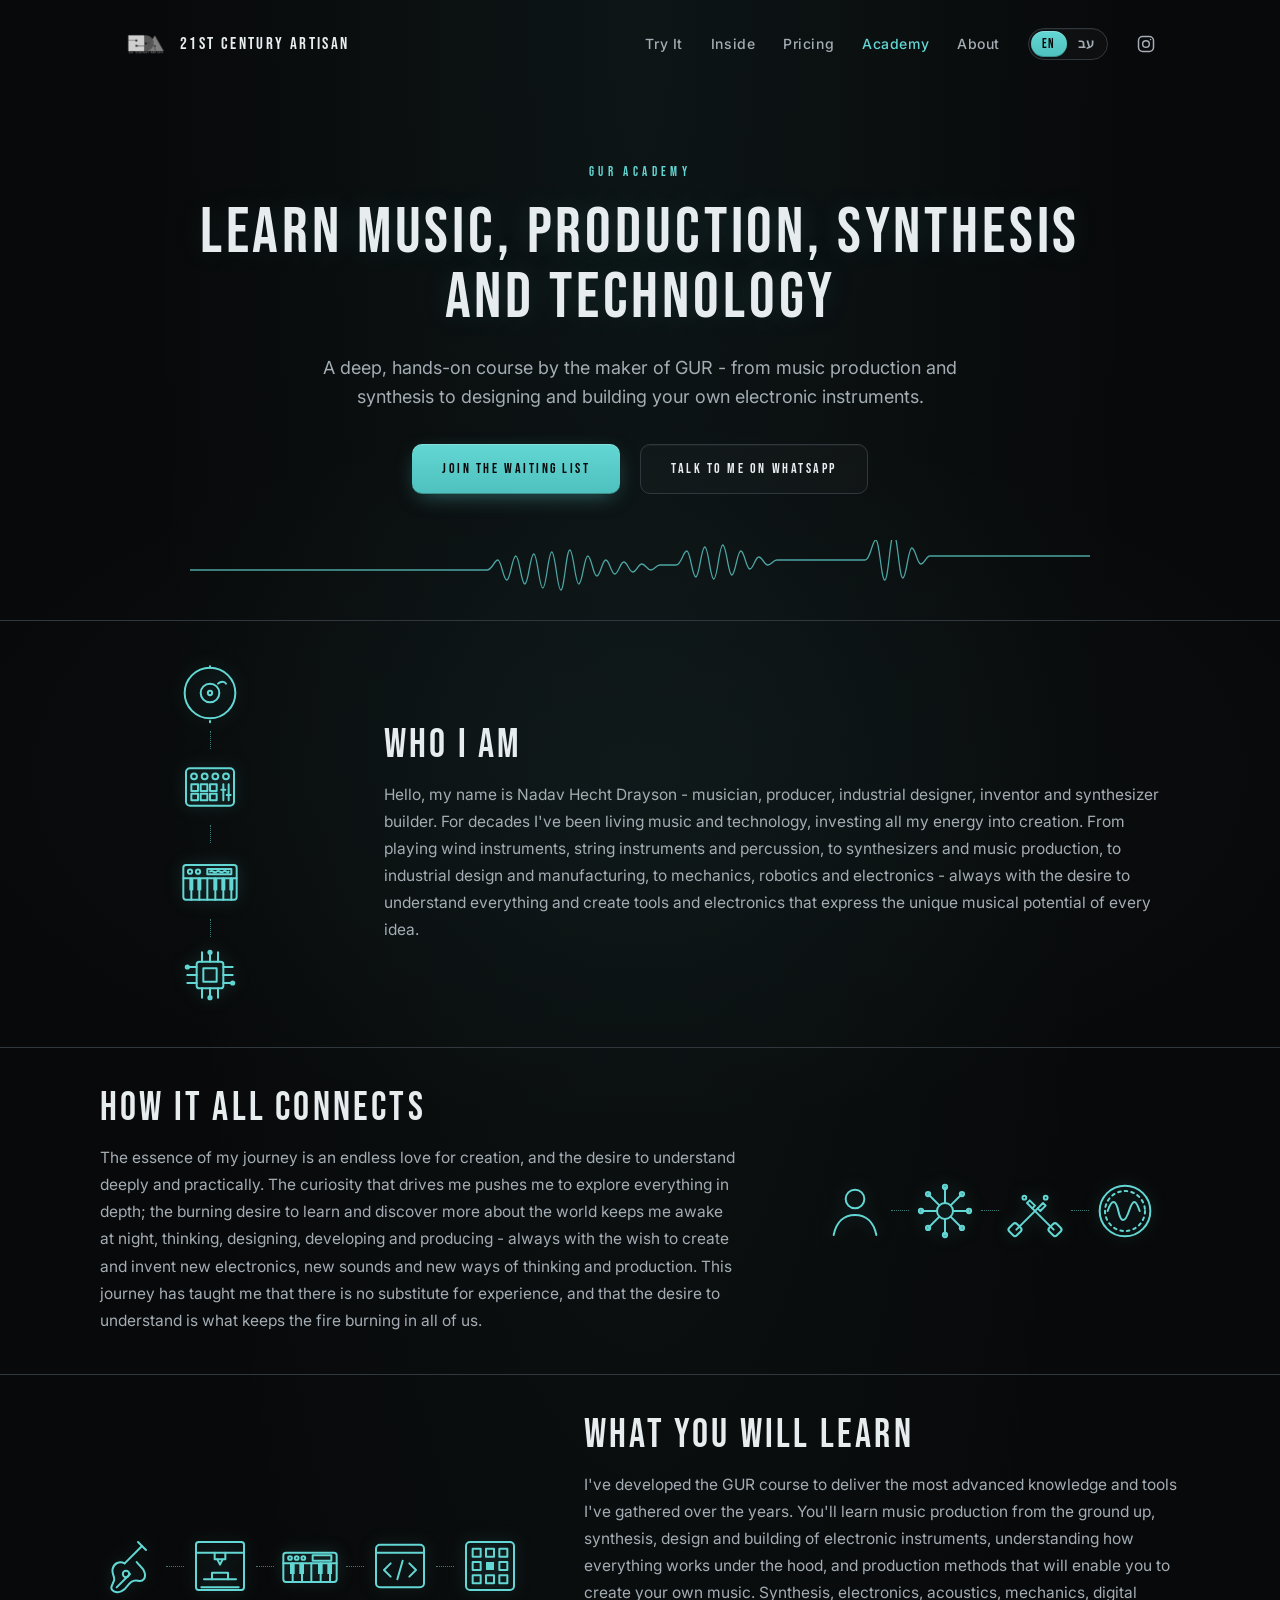
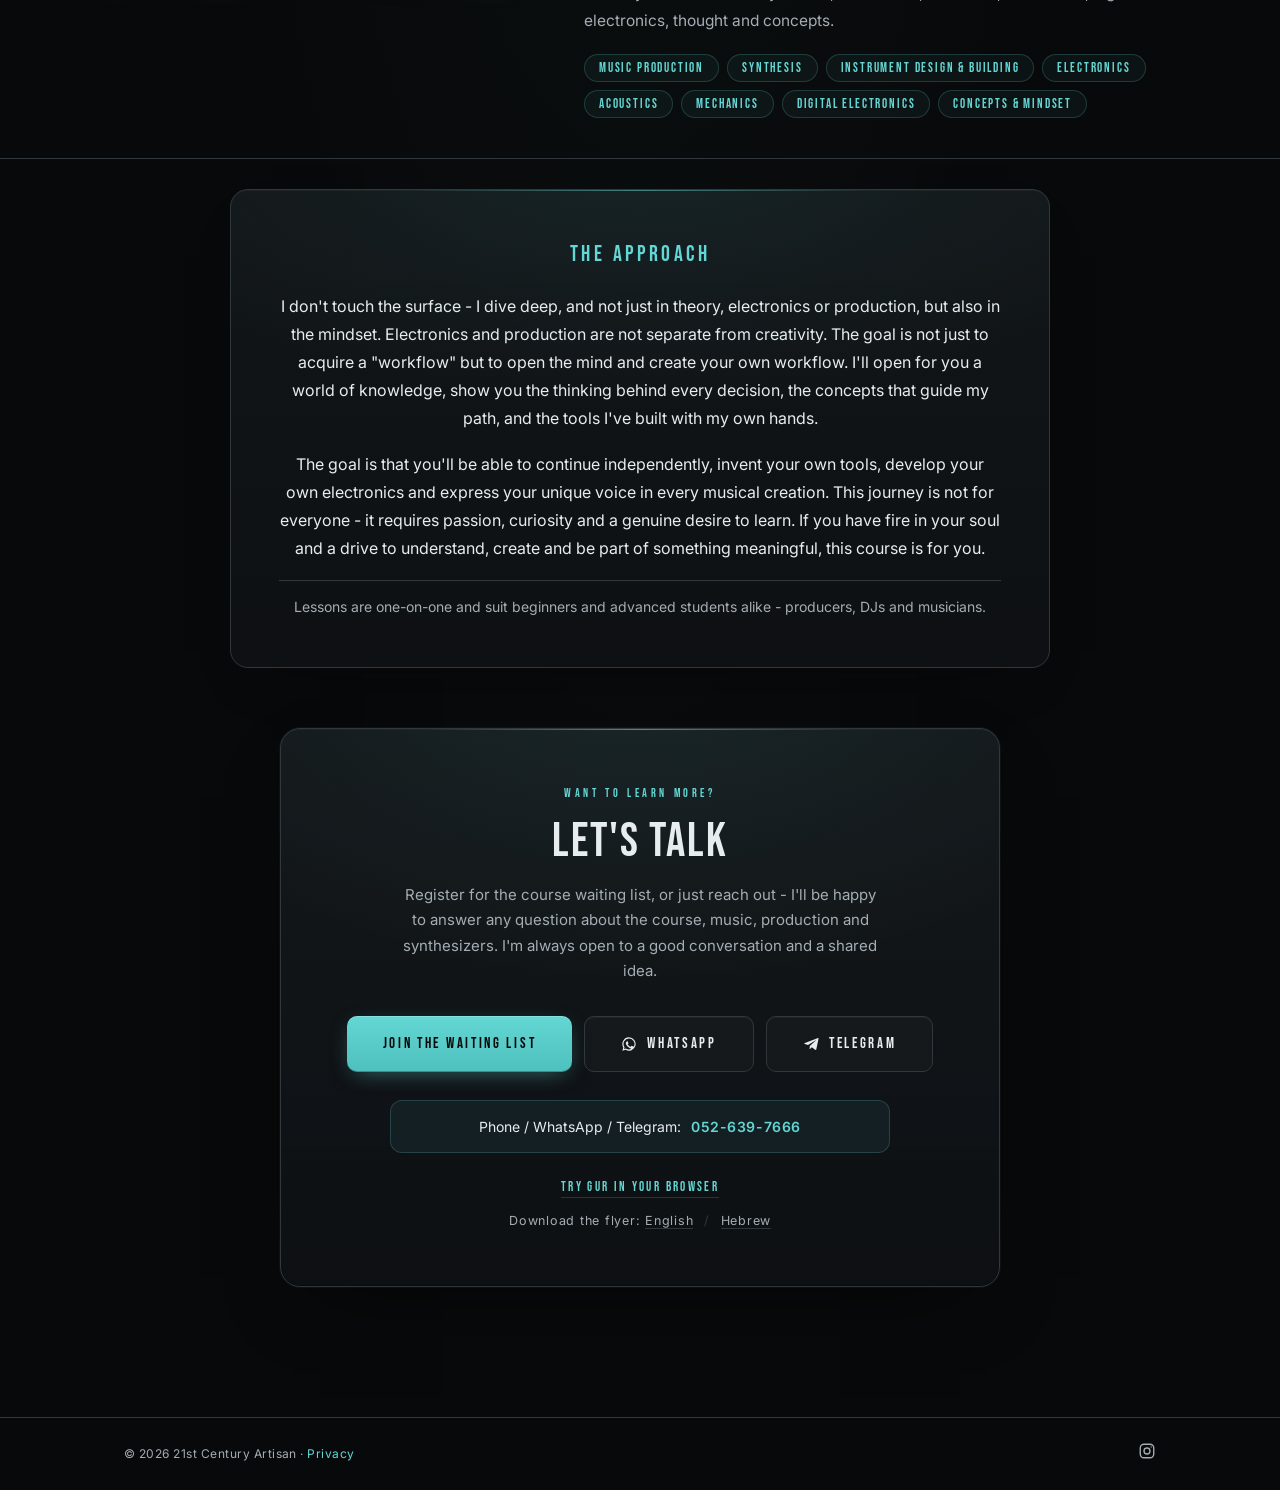
<file: academy.html>
<!DOCTYPE html>
<html lang="en">
<head>
  <meta charset="UTF-8">
  <meta name="viewport" content="width=device-width, initial-scale=1.0">
  <title data-i18n="title.academy">GUR Academy - Learn Music, Production, Synthesis and Technology · 21st Century Artisan</title>
  <meta name="description" content="GUR Academy: a deep, hands-on course by Nadav Hecht Drayson - music production, synthesis, electronics, and designing and building your own electronic instruments.">
  <meta name="theme-color" content="#0b0f15">
  <meta property="og:title" content="GUR Academy - Learn Music, Production, Synthesis and Technology">
  <meta property="og:description" content="A deep, hands-on course by the maker of GUR - from music production and synthesis to designing and building your own electronic instruments.">
  <meta property="og:type" content="website">
  <link rel="icon" type="image/png" sizes="32x32" href="images/favicon-32.png">
  <link rel="apple-touch-icon" sizes="180x180" href="images/favicon-180.png">
  <link rel="preconnect" href="https://fonts.googleapis.com">
  <link rel="preconnect" href="https://fonts.gstatic.com" crossorigin>
  <link href="https://fonts.googleapis.com/css2?family=Bebas+Neue&family=Inter:wght@400;500;600&display=swap" rel="stylesheet">
  <link rel="stylesheet" href="css/style.css?v=20260903a">
</head>
<body data-page="academy">

<!-- HEADER - same shell as index.html; section links point back to the main page. -->
<header class="site-header">
  <a href="index.html" class="brand">
    <img src="images/logo.png" alt="21st Century Artisan" class="brand-mark">
    <span class="brand-name">21st Century Artisan</span>
  </a>
  <nav class="header-nav">
    <a href="index.html#try"     class="header-link" data-i18n="nav.try">Try It</a>
    <a href="index.html#inside"  class="header-link" data-i18n="nav.inside">Inside</a>
    <a href="index.html#pricing" class="header-link" data-i18n="nav.pricing">Pricing</a>
    <a href="academy.html"       class="header-link is-current" data-i18n="nav.academy" aria-current="page">Academy</a>
    <a href="index.html#about"   class="header-link" data-i18n="nav.about">About</a>
    <div class="lang-switch" role="group" aria-label="Language">
      <button type="button" data-lang="en" lang="en" aria-pressed="true">EN</button>
      <button type="button" data-lang="he" lang="he" aria-pressed="false">עב</button>
    </div>
    <a href="https://www.instagram.com/21stcenturyartisan/" target="_blank" rel="noopener" class="header-ig" aria-label="Instagram">
      <svg viewBox="0 0 24 24" fill="none" stroke="currentColor" stroke-width="1.8" stroke-linecap="round" stroke-linejoin="round" width="20" height="20">
        <rect x="3" y="3" width="18" height="18" rx="5"/>
        <circle cx="12" cy="12" r="4"/>
        <circle cx="17.5" cy="6.5" r="0.9" fill="currentColor" stroke="none"/>
      </svg>
    </a>
  </nav>
</header>

<main id="top" class="academy">

  <!-- HERO -->
  <section class="ac-hero">
    <div class="ac-eyebrow" data-i18n="ac.eyebrow">GUR ACADEMY</div>
    <h1 class="ac-title" data-i18n="ac.title">LEARN MUSIC, PRODUCTION, SYNTHESIS AND TECHNOLOGY</h1>
    <p class="ac-lede" data-i18n="ac.lede">
      A deep, hands-on course by the maker of GUR - from music production and
      synthesis to designing and building your own electronic instruments.
    </p>
    <div class="hero-cta">
      <a class="gur-btn gur-btn--primary" href="https://mail.google.com/mail/?view=cm&amp;fs=1&amp;to=contact@21stcenturyartisan.com&amp;su=GUR%20Academy%20-%20waiting%20list&amp;body=Hi%20Nadav%2C%20please%20add%20me%20to%20the%20GUR%20Academy%20waiting%20list." target="_blank" rel="noopener"
         data-mail-email="contact@21stcenturyartisan.com"
         data-mail-subject="GUR Academy - waiting list"
         data-mail-body="Hi Nadav, please add me to the GUR Academy waiting list.">
        <span data-i18n="ac.cta.waitlist">JOIN THE WAITING LIST</span>
      </a>
      <a class="gur-btn gur-btn--ghost" href="https://wa.me/972526397666" target="_blank" rel="noopener">
        <span data-i18n="ac.cta.whatsapp">TALK TO ME ON WHATSAPP</span>
      </a>
    </div>

    <!-- Waveform rule - echoes the flyer's oscilloscope trace. Decorative. -->
    <svg class="ac-wave" viewBox="0 0 1000 60" preserveAspectRatio="none" aria-hidden="true">
      <path d="M0 30 H330 c6 0 8-10 12-10 s6 20 10 20 6-24 10-24 6 28 10 28 6-30 10-30 6 34 10 34 6-36 10-36 6 38 10 38 6-40 10-40 6 34 10 34 6-28 10-28 6 20 10 20 6-16 10-16 6 14 10 14 6-12 10-12 6 10 10 10 6-8 10-8 6 6 10 6 6-5 10-5 H540 c6 0 8-14 12-14 s6 26 10 26 6-30 10-30 6 32 10 32 6-34 10-34 6 30 10 30 6-24 10-24 6 18 10 18 6-12 10-12 6 8 10 8 6-5 10-5 H750 c6 0 8-20 12-20 s6 40 10 40 6-46 10-46 6 44 10 44 6-30 10-30 6 16 10 16 6-8 10-8 H1000"/>
    </svg>
  </section>

  <!-- WHO I AM -->
  <section class="ac-block">
    <div class="ac-block-inner">
      <div class="ac-icons ac-icons--col" aria-hidden="true">
        <!-- vinyl -->
        <svg class="ac-ico" viewBox="0 0 48 48"><circle cx="24" cy="24" r="19"/><circle cx="24" cy="24" r="7"/><circle cx="24" cy="24" r="1.6"/><path d="M24 5v-3M24 46v-3" stroke-dasharray="1 3"/><path d="M30 17c2-2 5-2 6 0" /></svg>
        <span class="ac-link"></span>
        <!-- drum machine -->
        <svg class="ac-ico" viewBox="0 0 48 48"><rect x="6" y="10" width="36" height="28" rx="3"/><circle cx="12" cy="16" r="2.2"/><circle cx="20" cy="16" r="2.2"/><circle cx="28" cy="16" r="2.2"/><circle cx="36" cy="16" r="2.2"/><rect x="10" y="22" width="5" height="5"/><rect x="17" y="22" width="5" height="5"/><rect x="24" y="22" width="5" height="5"/><rect x="10" y="29" width="5" height="5"/><rect x="17" y="29" width="5" height="5"/><rect x="24" y="29" width="5" height="5"/><path d="M34 22v12M38 22v12"/><path d="M32.5 26h3M36.5 30h3"/></svg>
        <span class="ac-link"></span>
        <!-- keyboard -->
        <svg class="ac-ico" viewBox="0 0 48 48"><rect x="4" y="12" width="40" height="26" rx="2"/><path d="M4 22h40"/><path d="M10 22v16M16 22v16M22 22v16M28 22v16M34 22v16M40 22v16"/><rect x="8.5" y="22" width="3" height="9" fill="currentColor" stroke="none"/><rect x="14.5" y="22" width="3" height="9" fill="currentColor" stroke="none"/><rect x="26.5" y="22" width="3" height="9" fill="currentColor" stroke="none"/><rect x="32.5" y="22" width="3" height="9" fill="currentColor" stroke="none"/><rect x="38.5" y="22" width="3" height="9" fill="currentColor" stroke="none"/><circle cx="9" cy="17" r="1.6"/><circle cx="15" cy="17" r="1.6"/><path d="M22 15h18v4H22z"/><path d="M24 17c2-2 3 2 5 0s3 2 5 0 3 2 4 0"/></svg>
        <span class="ac-link"></span>
        <!-- chip -->
        <svg class="ac-ico" viewBox="0 0 48 48"><rect x="14" y="14" width="20" height="20" rx="2"/><rect x="19" y="19" width="10" height="10"/><path d="M18 14V7M24 14V7M30 14V7M18 34v7M24 34v7M30 34v7M14 18H7M14 24H7M14 30H7M34 18h7M34 24h7M34 30h7"/><circle cx="7" cy="18" r="1.2"/><circle cx="41" cy="30" r="1.2"/><circle cx="24" cy="7" r="1.2"/><circle cx="24" cy="41" r="1.2"/></svg>
      </div>
      <div class="ac-text">
        <h2 data-i18n="ac.who.h2">WHO I AM</h2>
        <p data-i18n="ac.who.p">
          Hello, my name is Nadav Hecht Drayson - musician, producer, industrial
          designer, inventor and synthesizer builder. For decades I've been living
          music and technology, investing all my energy into creation. From playing
          wind instruments, string instruments and percussion, to synthesizers and
          music production, to industrial design and manufacturing, to mechanics,
          robotics and electronics - always with the desire to understand everything
          and create tools and electronics that express the unique musical potential
          of every idea.
        </p>
      </div>
    </div>
  </section>

  <!-- HOW IT ALL CONNECTS -->
  <section class="ac-block ac-block--alt">
    <div class="ac-block-inner">
      <div class="ac-text">
        <h2 data-i18n="ac.how.h2">HOW IT ALL CONNECTS</h2>
        <p data-i18n="ac.how.p">
          The essence of my journey is an endless love for creation, and the desire
          to understand deeply and practically. The curiosity that drives me pushes
          me to explore everything in depth; the burning desire to learn and
          discover more about the world keeps me awake at night, thinking,
          designing, developing and producing - always with the wish to create and
          invent new electronics, new sounds and new ways of thinking and
          production. This journey has taught me that there is no substitute for
          experience, and that the desire to understand is what keeps the fire
          burning in all of us.
        </p>
      </div>
      <div class="ac-icons ac-icons--row" aria-hidden="true">
        <!-- person -->
        <svg class="ac-ico" viewBox="0 0 48 48"><circle cx="24" cy="15" r="7"/><path d="M8 42c2-10 8-15 16-15s14 5 16 15"/></svg>
        <span class="ac-link"></span>
        <!-- network -->
        <svg class="ac-ico" viewBox="0 0 48 48"><circle cx="24" cy="24" r="6"/><path d="M24 18V6M24 30v12M18 24H6M30 24h12M19.8 19.8l-8.5-8.5M28.2 28.2l8.5 8.5M28.2 19.8l8.5-8.5M19.8 28.2l-8.5 8.5"/><circle cx="24" cy="6" r="1.6"/><circle cx="24" cy="42" r="1.6"/><circle cx="6" cy="24" r="1.6"/><circle cx="42" cy="24" r="1.6"/><circle cx="11.3" cy="11.3" r="1.6"/><circle cx="36.7" cy="36.7" r="1.6"/><circle cx="36.7" cy="11.3" r="1.6"/><circle cx="11.3" cy="36.7" r="1.6"/></svg>
        <span class="ac-link"></span>
        <!-- tools: screwdriver + soldering iron crossed -->
        <svg class="ac-ico" viewBox="0 0 48 48"><path d="M10 38l16-16"/><path d="M26 22l4-4 2 2-4 4z"/><rect x="5" y="34" width="8" height="8" rx="2" transform="rotate(-45 9 38)"/><path d="M38 38L22 22"/><path d="M22 22l-4-4 2-2 4 4z"/><rect x="35" y="34" width="8" height="8" rx="2" transform="rotate(45 39 38)"/><circle cx="32" cy="14" r="1.4"/><circle cx="16" cy="14" r="1.4"/></svg>
        <span class="ac-link"></span>
        <!-- oscillator -->
        <svg class="ac-ico" viewBox="0 0 48 48"><circle cx="24" cy="24" r="19"/><circle cx="24" cy="24" r="15" stroke-dasharray="2 3"/><path d="M11 24c3-9 6-9 8 0s5 9 8 0 5-9 8 0"/></svg>
      </div>
    </div>
  </section>

  <!-- WHAT YOU WILL LEARN -->
  <section class="ac-block ac-block--wide">
    <div class="ac-block-inner">
      <div class="ac-icons ac-icons--row" aria-hidden="true">
        <!-- guitar -->
        <svg class="ac-ico" viewBox="0 0 48 48"><path d="M30 6l6 6"/><path d="M33 9L20 22"/><path d="M20 22c-4-2-8 0-9 4s2 6 1 9-4 6 0 8 8-1 10-4 4-5 8-4 6-2 5-6-4-5-6-8"/><circle cx="21" cy="30" r="2.4"/><path d="M14 40l10-10"/></svg>
        <span class="ac-link"></span>
        <!-- 3D printer -->
        <svg class="ac-ico" viewBox="0 0 48 48"><rect x="6" y="6" width="36" height="36" rx="2"/><path d="M6 14h36"/><path d="M20 14v5h8v-5"/><path d="M22 19l2 4 2-4"/><path d="M12 34h24"/><path d="M18 34v-5h12v5"/><path d="M10 40h28"/></svg>
        <span class="ac-link"></span>
        <!-- keyboard small -->
        <svg class="ac-ico" viewBox="0 0 48 48"><rect x="4" y="14" width="40" height="22" rx="2"/><path d="M4 22h40"/><path d="M11 22v14M18 22v14M25 22v14M32 22v14M39 22v14"/><rect x="9" y="22" width="3.5" height="8" fill="currentColor" stroke="none"/><rect x="16" y="22" width="3.5" height="8" fill="currentColor" stroke="none"/><rect x="30" y="22" width="3.5" height="8" fill="currentColor" stroke="none"/><rect x="37" y="22" width="3.5" height="8" fill="currentColor" stroke="none"/><circle cx="9" cy="18" r="1.4"/><circle cx="14" cy="18" r="1.4"/><circle cx="19" cy="18" r="1.4"/><path d="M26 16h14v4H26z"/></svg>
        <span class="ac-link"></span>
        <!-- code -->
        <svg class="ac-ico" viewBox="0 0 48 48"><rect x="6" y="8" width="36" height="32" rx="3"/><path d="M6 14h36"/><path d="M17 22l-5 5 5 5M31 22l5 5-5 5M26 20l-4 14"/></svg>
        <span class="ac-link"></span>
        <!-- pad grid -->
        <svg class="ac-ico" viewBox="0 0 48 48"><rect x="6" y="6" width="36" height="36" rx="3"/><rect x="11" y="11" width="6" height="6"/><rect x="21" y="11" width="6" height="6"/><rect x="31" y="11" width="6" height="6"/><rect x="11" y="21" width="6" height="6"/><rect x="21" y="21" width="6" height="6" fill="currentColor" stroke="none"/><rect x="31" y="21" width="6" height="6"/><rect x="11" y="31" width="6" height="6"/><rect x="21" y="31" width="6" height="6"/><rect x="31" y="31" width="6" height="6"/></svg>
      </div>
      <div class="ac-text">
        <h2 data-i18n="ac.learn.h2">WHAT YOU WILL LEARN</h2>
        <p data-i18n="ac.learn.p">
          I've developed the GUR course to deliver the most advanced knowledge and
          tools I've gathered over the years. You'll learn music production from
          the ground up, synthesis, design and building of electronic instruments,
          understanding how everything works under the hood, and production methods
          that will enable you to create your own music. Synthesis, electronics,
          acoustics, mechanics, digital electronics, thought and concepts.
        </p>
        <ul class="ac-topics">
          <li data-i18n="ac.topic0">Music production</li>
          <li data-i18n="ac.topic1">Synthesis</li>
          <li data-i18n="ac.topic2">Instrument design &amp; building</li>
          <li data-i18n="ac.topic3">Electronics</li>
          <li data-i18n="ac.topic4">Acoustics</li>
          <li data-i18n="ac.topic5">Mechanics</li>
          <li data-i18n="ac.topic6">Digital electronics</li>
          <li data-i18n="ac.topic7">Concepts &amp; mindset</li>
        </ul>
      </div>
    </div>
  </section>

  <!-- THE APPROACH - the manifesto block of the flyer. -->
  <section class="ac-manifesto">
    <div class="ac-manifesto-inner">
      <h2 data-i18n="ac.approach.h2">THE APPROACH</h2>
      <p data-i18n="ac.approach.p1">
        I don't touch the surface - I dive deep, and not just in theory, electronics
        or production, but also in the mindset. Electronics and production are not
        separate from creativity. The goal is not just to acquire a "workflow" but
        to open the mind and create your own workflow. I'll open for you a world of
        knowledge, show you the thinking behind every decision, the concepts that
        guide my path, and the tools I've built with my own hands.
      </p>
      <p data-i18n="ac.approach.p2">
        The goal is that you'll be able to continue independently, invent your own
        tools, develop your own electronics and express your unique voice in every
        musical creation. This journey is not for everyone - it requires passion,
        curiosity and a genuine desire to learn. If you have fire in your soul and a
        drive to understand, create and be part of something meaningful, this
        course is for you.
      </p>
      <p class="ac-fit" data-i18n="ac.approach.p3">
        Lessons are one-on-one and suit beginners and advanced students alike -
        producers, DJs and musicians.
      </p>
    </div>
  </section>

  <!-- CONTACT / WAITING LIST -->
  <section id="contact" class="beta-section">
    <div class="beta-card">
      <div class="beta-eyebrow" data-i18n="ac.contact.eyebrow">WANT TO LEARN MORE?</div>
      <h2 class="beta-title" data-i18n="ac.contact.h2">LET'S TALK</h2>
      <p class="beta-lede" data-i18n="ac.contact.p">
        Register for the course waiting list, or just reach out - I'll be happy to
        answer any question about the course, music, production and synthesizers.
        I'm always open to a good conversation and a shared idea.
      </p>
      <div class="beta-cta ac-contact-cta">
        <a class="gur-btn gur-btn--primary gur-btn--lg" href="https://mail.google.com/mail/?view=cm&amp;fs=1&amp;to=contact@21stcenturyartisan.com&amp;su=GUR%20Academy%20-%20waiting%20list&amp;body=Hi%20Nadav%2C%20please%20add%20me%20to%20the%20GUR%20Academy%20waiting%20list." target="_blank" rel="noopener"
           data-mail-email="contact@21stcenturyartisan.com"
           data-mail-subject="GUR Academy - waiting list"
           data-mail-body="Hi Nadav, please add me to the GUR Academy waiting list.">
          <span data-i18n="ac.contact.waitlist">JOIN THE WAITING LIST</span>
        </a>
        <a class="gur-btn gur-btn--ghost gur-btn--lg" href="https://wa.me/972526397666" target="_blank" rel="noopener">
          <svg viewBox="0 0 24 24" width="16" height="16" fill="currentColor" aria-hidden="true"><path d="M12 2a10 10 0 0 0-8.6 15.1L2 22l5-1.3A10 10 0 1 0 12 2zm0 1.8a8.2 8.2 0 1 1-4.2 15.2l-.3-.2-3 .8.8-2.9-.2-.3A8.2 8.2 0 0 1 12 3.8zm-3 4.4c-.2 0-.5 0-.7.3-.3.3-1 1-1 2.4s1 2.8 1.2 3c.1.2 2 3.1 4.9 4.3 2.4 1 2.9.8 3.4.7.5 0 1.7-.7 1.9-1.4.2-.7.2-1.2.2-1.4-.1-.1-.3-.2-.6-.3l-2-1c-.3-.1-.5-.2-.7.1l-.9 1.1c-.2.2-.3.2-.6.1-.3-.1-1.2-.4-2.3-1.4-.9-.8-1.4-1.7-1.6-2-.2-.3 0-.4.1-.6l.4-.5.3-.5c.1-.2 0-.4 0-.5l-.9-2.2c-.2-.6-.5-.5-.7-.5h-.6z"/></svg>
          <span data-i18n="ac.contact.whatsapp">WHATSAPP</span>
        </a>
        <a class="gur-btn gur-btn--ghost gur-btn--lg" href="https://t.me/+972526397666" target="_blank" rel="noopener">
          <svg viewBox="0 0 24 24" width="16" height="16" fill="currentColor" aria-hidden="true"><path d="M21.6 3.3 2.9 10.5c-1.3.5-1.3 1.2-.2 1.6l4.8 1.5 11.1-7c.5-.3 1-.1.6.2l-9 8.1-.3 4.9c.5 0 .7-.2 1-.5l2.4-2.3 4.9 3.6c.9.5 1.6.2 1.8-.8l3.2-15.2c.3-1.3-.5-1.9-1.6-1.3z"/></svg>
          <span data-i18n="ac.contact.telegram">TELEGRAM</span>
        </a>
      </div>
      <p class="beta-trial ac-phone">
        <span data-i18n="ac.contact.phone">Phone / WhatsApp / Telegram:</span>
        <a href="tel:+972526397666" dir="ltr">052-639-7666</a>
      </p>
      <p class="beta-note">
        <a class="ac-demo-link" href="index.html#try" data-i18n="ac.contact.demo">TRY GUR IN YOUR BROWSER</a>
      </p>
      <p class="beta-note ac-flyer">
        <span data-i18n="ac.contact.flyer">Download the flyer:</span>
        <a href="images/academy-flyer-en.png" target="_blank" rel="noopener" data-i18n="ac.contact.flyer.en">English</a>
        <span class="ac-sep">/</span>
        <a href="images/academy-flyer-he.png" target="_blank" rel="noopener" data-i18n="ac.contact.flyer.he">Hebrew</a>
      </p>
    </div>
  </section>

  <!-- MAIL CHOOSER - same in-page picker as index.html (initMailChooser in main.js). -->
  <div class="mailchooser" id="mailChooser" role="dialog" aria-modal="true" aria-label="Choose your email app" hidden>
    <div class="mc-card">
      <button class="mc-close" aria-label="Close" data-i18n-attr="aria-label:mc.close">×</button>
      <h3 class="mc-title" data-i18n="mc.title">Open email with…</h3>
      <p class="mc-sub" id="mcTo" dir="ltr"></p>
      <div class="mc-options">
        <a class="mc-opt" data-mc="gmail" target="_blank" rel="noopener" data-i18n="mc.gmail">Gmail</a>
        <a class="mc-opt" data-mc="outlook" target="_blank" rel="noopener" data-i18n="mc.outlook">Outlook</a>
        <a class="mc-opt" data-mc="default" data-i18n="mc.default">Default mail app</a>
        <button class="mc-opt mc-copy" type="button" data-mc="copy" data-i18n="mc.copy"
                data-i18n-attr="data-label:mc.copy,data-copied:mc.copied"
                data-label="Copy email address" data-copied="Copied!">Copy email address</button>
      </div>
    </div>
  </div>

</main>

<!-- FOOTER -->
<footer class="site-footer">
  <div class="footer-inner">
    <span data-i18n="footer.copy">&copy; 2026 21st Century Artisan &middot; <a href="privacy.html">Privacy</a></span>
    <ul class="footer-socials">
      <li>
        <a href="https://www.instagram.com/21stcenturyartisan/" target="_blank" rel="noopener" aria-label="Instagram">
          <svg viewBox="0 0 24 24" fill="none" stroke="currentColor" stroke-width="1.8" stroke-linecap="round" stroke-linejoin="round" width="18" height="18">
            <rect x="3" y="3" width="18" height="18" rx="5"/>
            <circle cx="12" cy="12" r="4"/>
            <circle cx="17.5" cy="6.5" r="0.9" fill="currentColor" stroke="none"/>
          </svg>
        </a>
      </li>
    </ul>
  </div>
</footer>

<script src="js/i18n.js?v=20260903a"></script>
<script src="js/main.js?v=20260903a"></script>
</body>
</html>
</file>
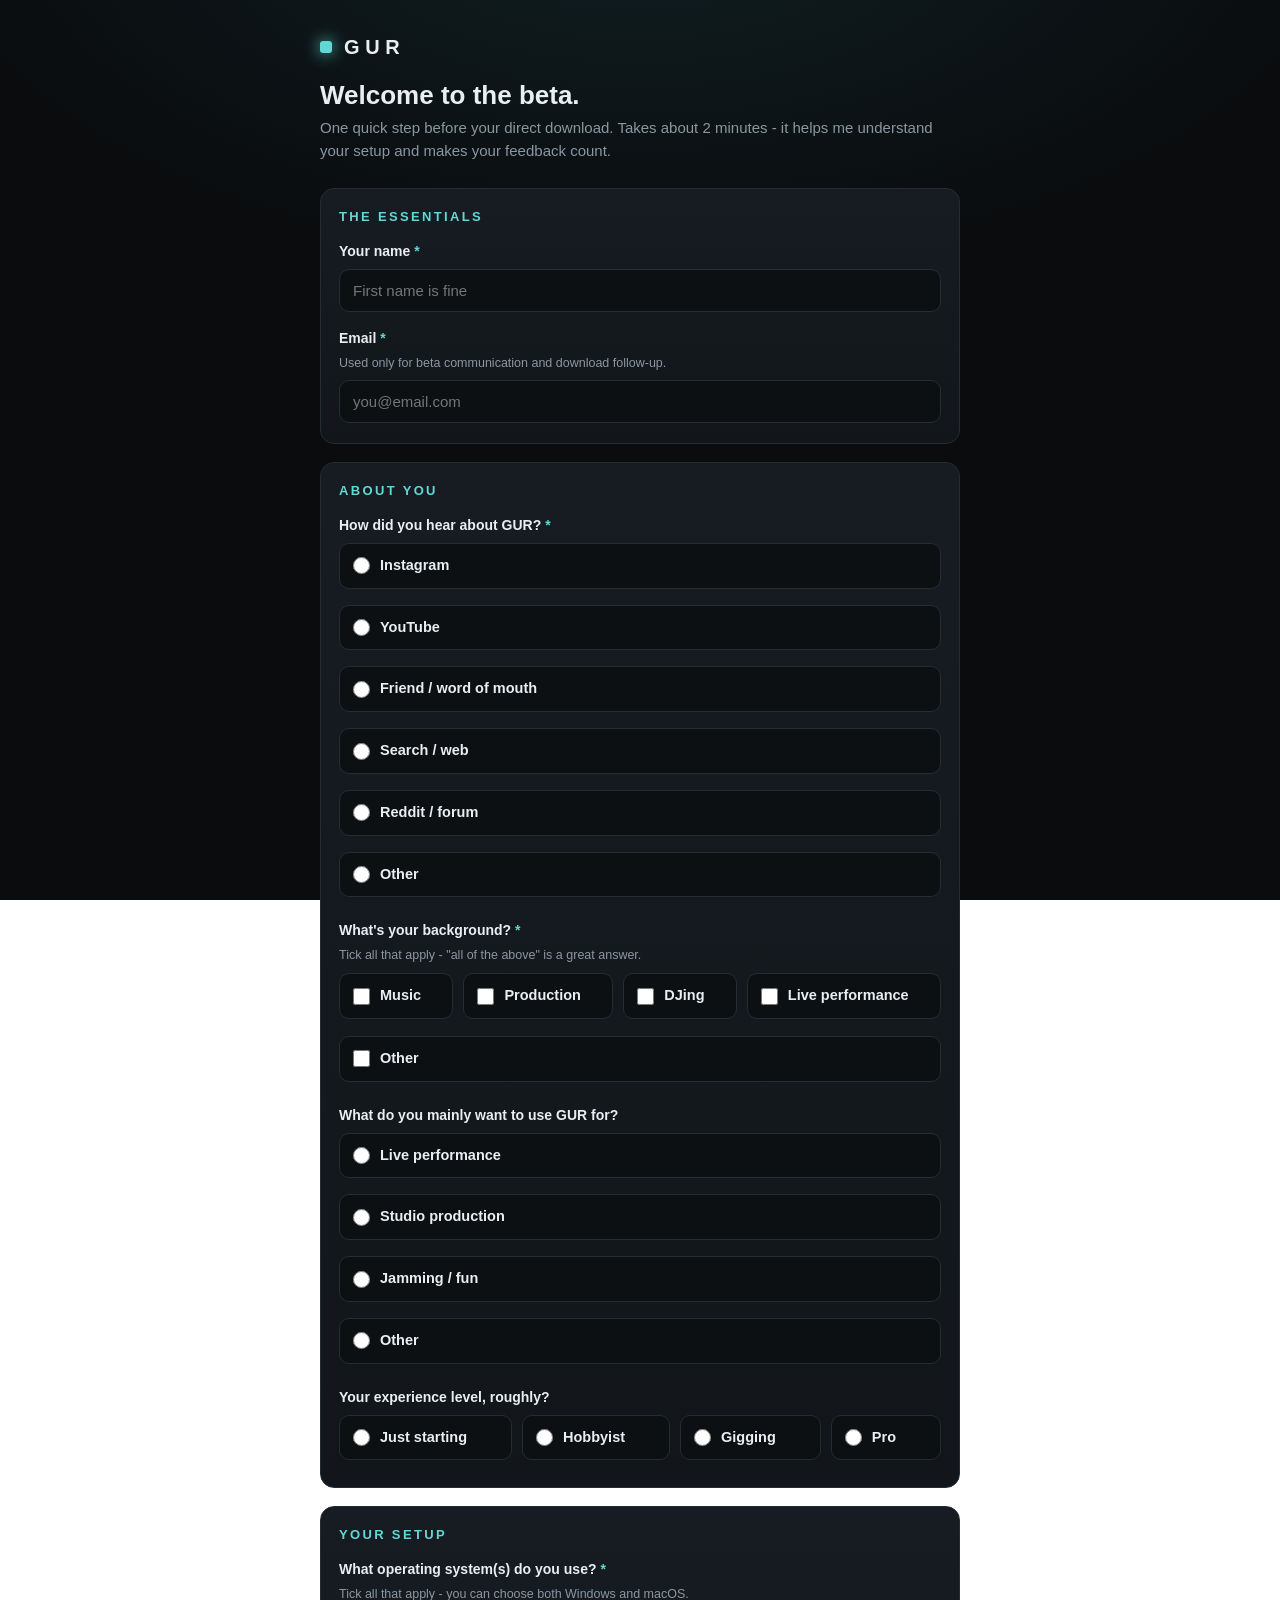
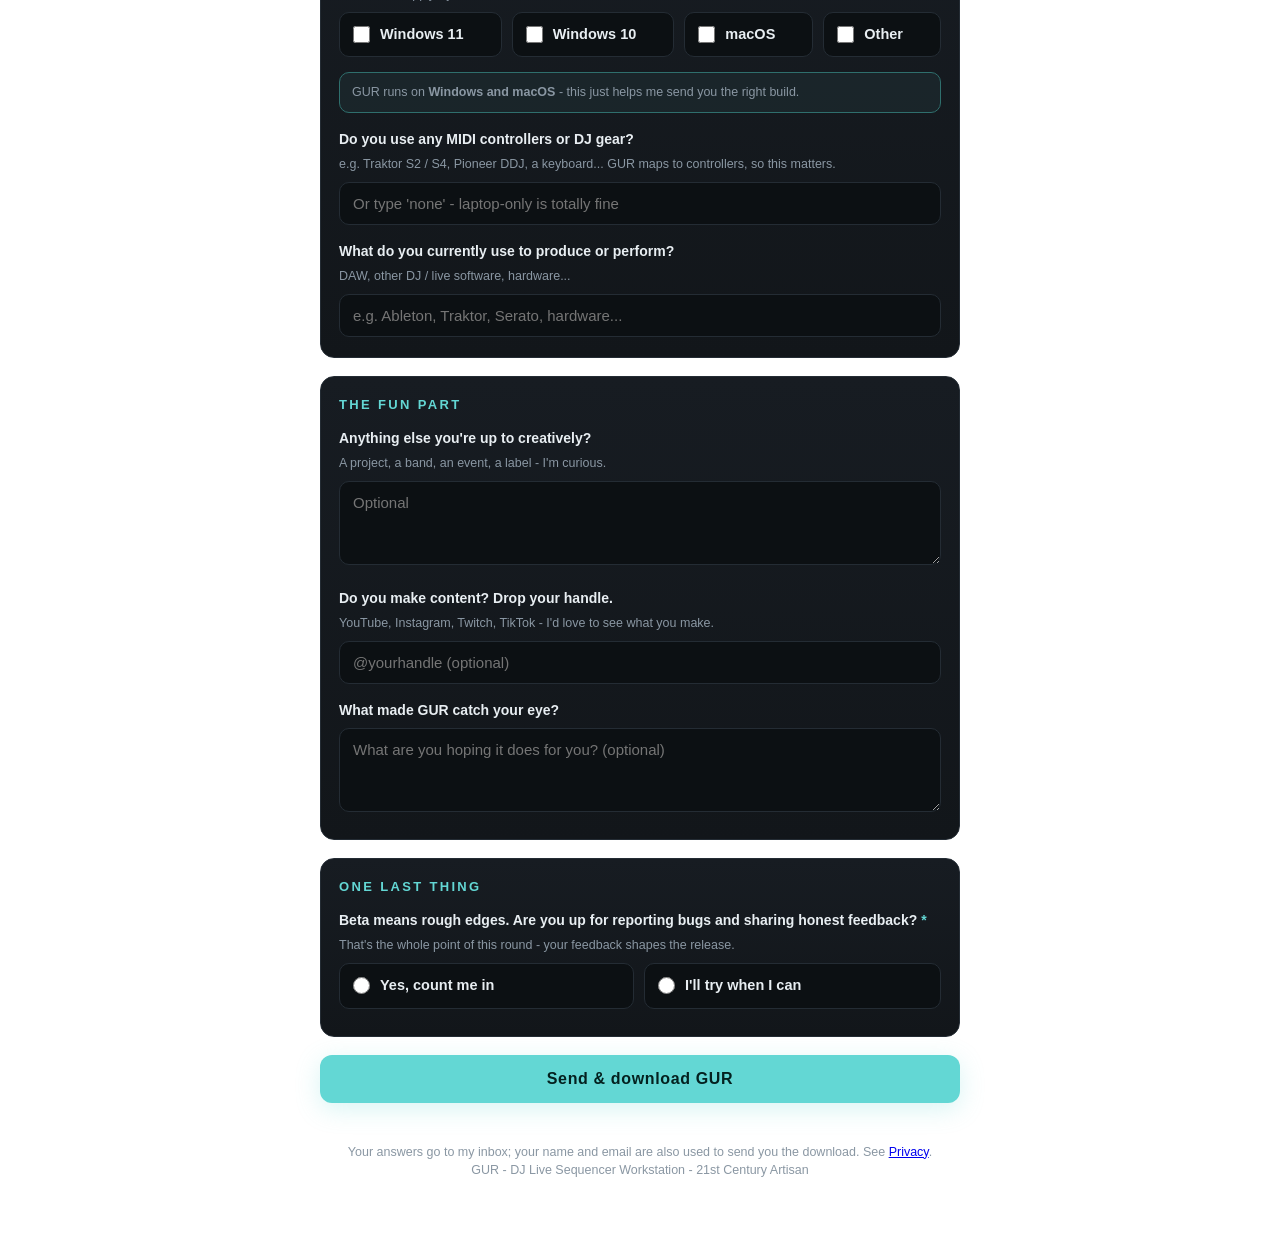
<file: beta-intake.html>
<!DOCTYPE html>
<html lang="en">
<head>
<meta charset="UTF-8">
<meta name="viewport" content="width=device-width, initial-scale=1.0">
<title>GUR Beta - Tell us about you</title>
<style>
  :root{
    --bg:#0a0c0e;
    --panel:#12161a;
    --panel-2:#171c22;
    --line:#242c34;
    --text:#e8eef2;
    --muted:#8a97a3;
    --accent:#63d7d4;
    --accent-dim:#2f6f6d;
    --danger:#ff5d5d;
    --radius:14px;
  }
  *{box-sizing:border-box}
  html,body{margin:0;padding:0}
  body{
    background:radial-gradient(1200px 600px at 50% -10%, #101f22 0%, var(--bg) 60%) fixed;
    color:var(--text);
    font-family:-apple-system,BlinkMacSystemFont,"Segoe UI",Roboto,Helvetica,Arial,sans-serif;
    line-height:1.5;
    -webkit-font-smoothing:antialiased;
    padding:32px 16px 80px;
  }
  .wrap{max-width:640px;margin:0 auto}
  .brand{
    display:flex;align-items:center;gap:12px;margin-bottom:8px;
    letter-spacing:.28em;font-weight:800;font-size:20px;
  }
  .brand .dot{width:12px;height:12px;border-radius:3px;background:var(--accent);box-shadow:0 0 16px var(--accent)}
  h1{font-size:26px;margin:18px 0 6px;line-height:1.2}
  .sub{color:var(--muted);margin:0 0 26px;font-size:15px}
  form{display:flex;flex-direction:column;gap:18px}
  .card{
    background:linear-gradient(180deg,var(--panel-2),var(--panel));
    border:1px solid var(--line);
    border-radius:var(--radius);
    padding:18px 18px 20px;
  }
  .card h2{font-size:13px;text-transform:uppercase;letter-spacing:.18em;color:var(--accent);margin:0 0 14px}
  label{display:block;font-size:14px;font-weight:600;margin:0 0 7px}
  .hint{font-size:12.5px;color:var(--muted);font-weight:400;margin-top:-2px;margin-bottom:8px}
  .req{color:var(--accent)}
  input[type=text],input[type=email],textarea,select{
    width:100%;background:#0c1013;border:1px solid var(--line);color:var(--text);
    border-radius:10px;padding:12px 13px;font-size:15px;font-family:inherit;outline:none;
    transition:border-color .15s, box-shadow .15s;
  }
  textarea{min-height:84px;resize:vertical}
  input:focus,textarea:focus,select:focus{border-color:var(--accent);box-shadow:0 0 0 3px rgba(99,215,212,.14)}
  .field{margin-bottom:16px}
  .field:last-child{margin-bottom:0}
  .opts{display:flex;flex-direction:column;gap:9px;margin-top:4px}
  .opts.row{flex-direction:row;flex-wrap:wrap;gap:10px}
  .opt{
    display:flex;align-items:center;gap:10px;background:#0c1013;border:1px solid var(--line);
    border-radius:10px;padding:11px 13px;cursor:pointer;font-size:14.5px;transition:border-color .15s,background .15s;
  }
  .opt:hover{border-color:var(--accent-dim)}
  .opts.row .opt{flex:1 1 auto}
  .opt input{accent-color:var(--accent);width:17px;height:17px;margin:0}
  .note{
    font-size:12.5px;color:var(--muted);background:rgba(99,215,212,.06);
    border:1px solid var(--accent-dim);border-radius:10px;padding:10px 12px;margin-top:8px;
  }
  button{
    background:var(--accent);color:#04211f;border:none;border-radius:12px;
    padding:15px 20px;font-size:16px;font-weight:800;letter-spacing:.04em;cursor:pointer;
    box-shadow:0 6px 24px rgba(99,215,212,.25);transition:transform .08s, box-shadow .15s;
  }
  button:hover{box-shadow:0 8px 30px rgba(99,215,212,.4)}
  button:active{transform:translateY(1px)}
  .foot{text-align:center;color:var(--muted);font-size:12.5px;margin-top:22px}
  .hp{position:absolute;left:-9999px}
</style>
</head>
<body>
  <div class="wrap">
    <div class="brand"><span class="dot"></span>GUR</div>
    <h1>Welcome to the beta.</h1>
    <p class="sub">One quick step before your direct download. Takes about 2 minutes - it helps me understand your setup and makes your feedback count.</p>

    <form action="https://formsubmit.co/contact@21stcenturyartisan.com" method="POST">
      <!-- FormSubmit config -->
      <input type="hidden" name="_subject" id="formSubject" value="New GUR beta intake">
      <input type="hidden" name="_template" value="table">
      <input type="hidden" name="Submission device" id="submissionDevice" value="Desktop">
      <!-- After submit, land on the neon thank-you page. -->
      <input type="hidden" name="_next" value="https://21stcenturyartisan.github.io/thanks.html">
      <!-- Honeypot: bots fill this, humans don't -->
      <input type="text" name="_honey" class="hp" tabindex="-1" autocomplete="off">

      <div class="card">
        <h2>The essentials</h2>
        <div class="field">
          <label>Your name <span class="req">*</span></label>
          <input type="text" name="Name" required placeholder="First name is fine">
        </div>
        <div class="field">
          <label>Email <span class="req">*</span></label>
          <div class="hint">Used only for beta communication and download follow-up.</div>
          <input type="email" name="email" required placeholder="you@email.com">
        </div>
      </div>

      <div class="card">
        <h2>About you</h2>

        <div class="field">
          <label>How did you hear about GUR? <span class="req">*</span></label>
          <div class="opts">
            <label class="opt"><input type="radio" name="Heard about us" value="Instagram" required> Instagram</label>
            <label class="opt"><input type="radio" name="Heard about us" value="YouTube"> YouTube</label>
            <label class="opt"><input type="radio" name="Heard about us" value="Friend / word of mouth"> Friend / word of mouth</label>
            <label class="opt"><input type="radio" name="Heard about us" value="Search / web"> Search / web</label>
            <label class="opt"><input type="radio" name="Heard about us" value="Reddit / forum"> Reddit / forum</label>
            <label class="opt"><input type="radio" name="Heard about us" value="Other"> Other</label>
          </div>
        </div>

        <div class="field">
          <label>What's your background? <span class="req">*</span></label>
          <div class="hint">Tick all that apply - "all of the above" is a great answer.</div>
          <div class="opts row">
            <label class="opt"><input type="checkbox" name="Background" value="Music"> Music</label>
            <label class="opt"><input type="checkbox" name="Background" value="Production"> Production</label>
            <label class="opt"><input type="checkbox" name="Background" value="DJing"> DJing</label>
            <label class="opt"><input type="checkbox" name="Background" value="Live performance"> Live performance</label>
            <label class="opt"><input type="checkbox" name="Background" value="Other"> Other</label>
          </div>
        </div>

        <div class="field">
          <label>What do you mainly want to use GUR for?</label>
          <div class="opts">
            <label class="opt"><input type="radio" name="Main use" value="Live performance"> Live performance</label>
            <label class="opt"><input type="radio" name="Main use" value="Studio production"> Studio production</label>
            <label class="opt"><input type="radio" name="Main use" value="Jamming / fun"> Jamming / fun</label>
            <label class="opt"><input type="radio" name="Main use" value="Other"> Other</label>
          </div>
        </div>

        <div class="field">
          <label>Your experience level, roughly?</label>
          <div class="opts row">
            <label class="opt"><input type="radio" name="Experience" value="Just starting"> Just starting</label>
            <label class="opt"><input type="radio" name="Experience" value="Hobbyist"> Hobbyist</label>
            <label class="opt"><input type="radio" name="Experience" value="Gigging"> Gigging</label>
            <label class="opt"><input type="radio" name="Experience" value="Pro"> Pro</label>
          </div>
        </div>
      </div>

      <div class="card">
        <h2>Your setup</h2>

        <div class="field">
          <label>What operating system(s) do you use? <span class="req">*</span></label>
          <div class="hint">Tick all that apply - you can choose both Windows and macOS.</div>
          <div class="opts row">
            <label class="opt"><input type="checkbox" name="OS" value="Windows 11"> Windows 11</label>
            <label class="opt"><input type="checkbox" name="OS" value="Windows 10"> Windows 10</label>
            <label class="opt"><input type="checkbox" name="OS" value="macOS"> macOS</label>
            <label class="opt"><input type="checkbox" name="OS" value="Other"> Other</label>
          </div>
          <div class="note">GUR runs on <strong>Windows and macOS</strong> - this just helps me send you the right build.</div>
        </div>

        <div class="field">
          <label>Do you use any MIDI controllers or DJ gear?</label>
          <div class="hint">e.g. Traktor S2 / S4, Pioneer DDJ, a keyboard... GUR maps to controllers, so this matters.</div>
          <input type="text" name="Controllers / gear" placeholder="Or type 'none' - laptop-only is totally fine">
        </div>

        <div class="field">
          <label>What do you currently use to produce or perform?</label>
          <div class="hint">DAW, other DJ / live software, hardware...</div>
          <input type="text" name="Current tools" placeholder="e.g. Ableton, Traktor, Serato, hardware...">
        </div>
      </div>

      <div class="card">
        <h2>The fun part</h2>

        <div class="field">
          <label>Anything else you're up to creatively?</label>
          <div class="hint">A project, a band, an event, a label - I'm curious.</div>
          <textarea name="Other projects" placeholder="Optional"></textarea>
        </div>

        <div class="field">
          <label>Do you make content? Drop your handle.</label>
          <div class="hint">YouTube, Instagram, Twitch, TikTok - I'd love to see what you make.</div>
          <input type="text" name="Socials / content" placeholder="@yourhandle (optional)">
        </div>

        <div class="field">
          <label>What made GUR catch your eye?</label>
          <textarea name="Why GUR" placeholder="What are you hoping it does for you? (optional)"></textarea>
        </div>
      </div>

      <div class="card">
        <h2>One last thing</h2>
        <div class="field">
          <label>Beta means rough edges. Are you up for reporting bugs and sharing honest feedback? <span class="req">*</span></label>
          <div class="hint">That's the whole point of this round - your feedback shapes the release.</div>
          <div class="opts row">
            <label class="opt"><input type="radio" name="Feedback OK" value="Yes, count me in" required> Yes, count me in</label>
            <label class="opt"><input type="radio" name="Feedback OK" value="I'll try when I can"> I'll try when I can</label>
          </div>
        </div>
      </div>

      <button type="submit">Send &amp; download GUR</button>
      <div class="foot">
        Your answers go to my inbox; your name and email are also used to send you
        the download. See <a href="privacy.html">Privacy</a>.<br>
        GUR - DJ Live Sequencer Workstation - 21st Century Artisan
      </div>
    </form>
  </div>
  <script>
    // Label every submission by device so mobile/tablet applications stand out
    // in the owner notification. Do not use FormSubmit's _autoresponse here:
    // it includes a copy of the applicant's submitted answers.
    (function () {
      var ua = navigator.userAgent || '';
      var isIPadOS = navigator.platform === 'MacIntel' && navigator.maxTouchPoints > 1;
      var isPhone = /Android.*Mobile|iPhone|iPod|Windows Phone|IEMobile|Opera Mini/i.test(ua);
      var isTablet = isIPadOS
        || /iPad|Tablet|Silk/i.test(ua)
        || (/Android/i.test(ua) && !/Mobile/i.test(ua));
      var device = isPhone ? 'Phone' : (isTablet ? 'Tablet' : 'Desktop');

      document.getElementById('submissionDevice').value = device;

      if (device !== 'Desktop') {
        document.getElementById('formSubject').value =
          'New GUR beta intake - ' + device.toUpperCase();
      }
    }());

    // Require at least one OS checkbox (HTML can't group-require checkboxes).
    document.querySelector('form').addEventListener('submit', function (e) {
      var os = document.querySelectorAll('input[name="OS"]:checked');
      if (os.length === 0) {
        e.preventDefault();
        alert('Please pick at least one operating system.');
        return;
      }

      // FormSubmit performs its CAPTCHA/acceptance first. Leave only the
      // recipient details in this tab's session storage; the thank-you page
      // sends the separate welcome template after FormSubmit redirects back,
      // so no questionnaire answers are included in the applicant email.
      //
      // This used to be gated on `device !== 'Desktop'`, on the theory that a
      // desktop applicant is already at the PC with the download button in
      // front of them. In practice that left every desktop applicant - most of
      // them, for a Windows product - with no emailed link to come back to,
      // and no record of having been accepted. The thank-you page shows the
      // same download button to every device anyway, so the split bought
      // nothing. Everyone gets the welcome email now (2026-07-26).
      var fullName = this.elements['Name'].value.trim();
      var firstName = fullName.split(/\s+/)[0] || 'there';
      try {
        sessionStorage.setItem('gurBetaWelcomePending', JSON.stringify({
          firstName: firstName,
          email: this.elements['email'].value.trim(),
          createdAt: Date.now()
        }));
      } catch (storageError) {
        // The form submission and direct website download still work when
        // private browsing or storage policy blocks sessionStorage.
      }
    });
  </script>
</body>
</html>
</file>
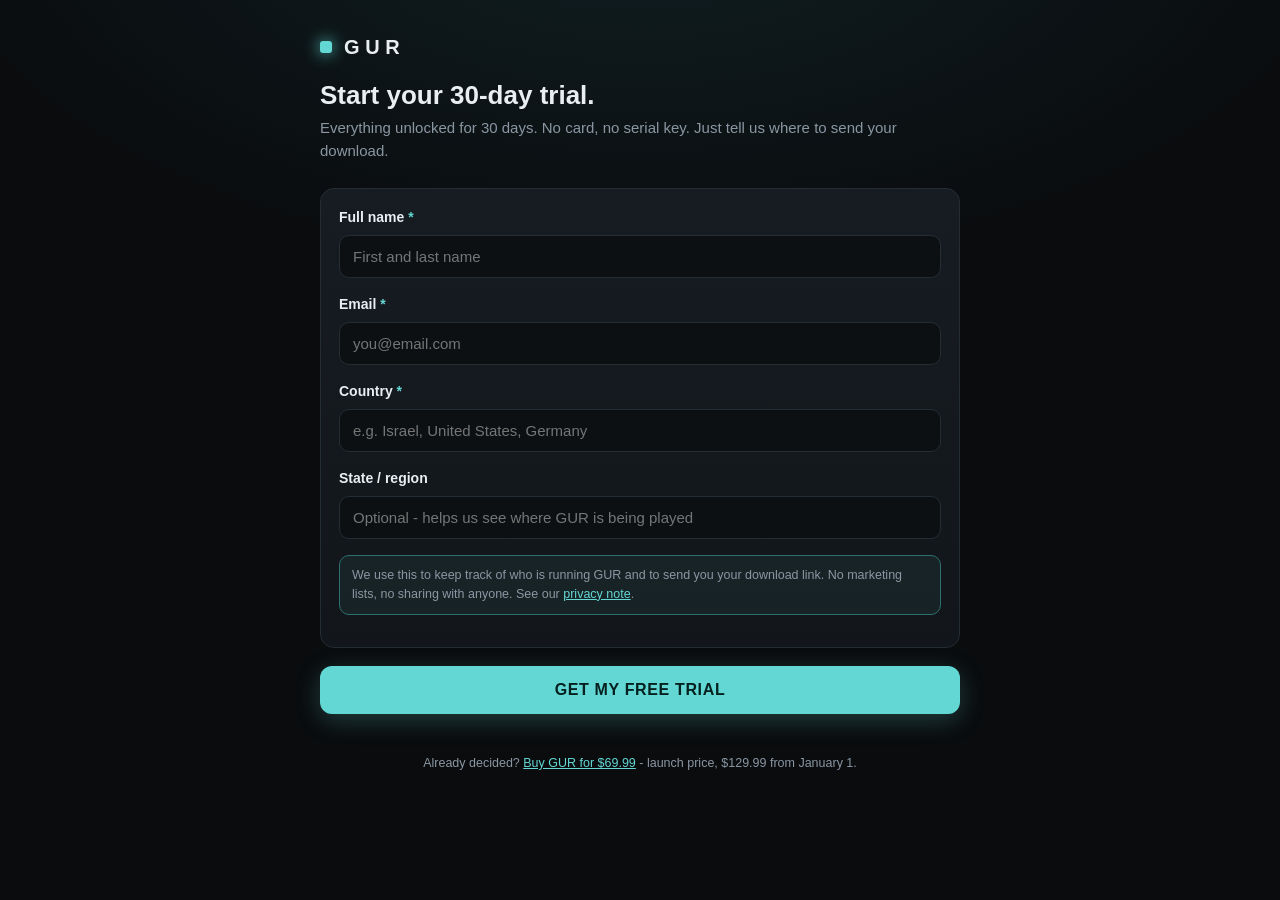
<file: download.html>
<!DOCTYPE html>
<html lang="en">
<head>
<meta charset="UTF-8">
<meta name="viewport" content="width=device-width, initial-scale=1.0">
<title>GUR - Start your free trial</title>
<style>
  :root{
    --bg:#0a0c0e;
    --panel:#12161a;
    --panel-2:#171c22;
    --line:#242c34;
    --text:#e8eef2;
    --muted:#8a97a3;
    --accent:#63d7d4;
    --accent-dim:#2f6f6d;
    --danger:#ff5d5d;
    --radius:14px;
  }
  *{box-sizing:border-box}
  html,body{margin:0;padding:0}
  body{
    background:radial-gradient(1200px 600px at 50% -10%, #101f22 0%, var(--bg) 60%) fixed;
    color:var(--text);
    font-family:-apple-system,BlinkMacSystemFont,"Segoe UI",Roboto,Helvetica,Arial,sans-serif;
    line-height:1.5;
    -webkit-font-smoothing:antialiased;
    padding:32px 16px 80px;
  }
  .wrap{max-width:640px;margin:0 auto}
  .brand{
    display:flex;align-items:center;gap:12px;margin-bottom:8px;
    letter-spacing:.28em;font-weight:800;font-size:20px;
  }
  .brand .dot{width:12px;height:12px;border-radius:3px;background:var(--accent);box-shadow:0 0 16px var(--accent)}
  h1{font-size:26px;margin:18px 0 6px;line-height:1.2}
  .sub{color:var(--muted);margin:0 0 26px;font-size:15px}
  form{display:flex;flex-direction:column;gap:18px}
  .card{
    background:linear-gradient(180deg,var(--panel-2),var(--panel));
    border:1px solid var(--line);
    border-radius:var(--radius);
    padding:18px 18px 20px;
  }
  .card h2{font-size:13px;text-transform:uppercase;letter-spacing:.18em;color:var(--accent);margin:0 0 14px}
  label{display:block;font-size:14px;font-weight:600;margin:0 0 7px}
  .hint{font-size:12.5px;color:var(--muted);font-weight:400;margin-top:-2px;margin-bottom:8px}
  .req{color:var(--accent)}
  input[type=text],input[type=email],textarea,select{
    width:100%;background:#0c1013;border:1px solid var(--line);color:var(--text);
    border-radius:10px;padding:12px 13px;font-size:15px;font-family:inherit;outline:none;
    transition:border-color .15s, box-shadow .15s;
  }
  textarea{min-height:84px;resize:vertical}
  input:focus,textarea:focus,select:focus{border-color:var(--accent);box-shadow:0 0 0 3px rgba(99,215,212,.14)}
  .field{margin-bottom:16px}
  .field:last-child{margin-bottom:0}
  .opts{display:flex;flex-direction:column;gap:9px;margin-top:4px}
  .opts.row{flex-direction:row;flex-wrap:wrap;gap:10px}
  .opt{
    display:flex;align-items:center;gap:10px;background:#0c1013;border:1px solid var(--line);
    border-radius:10px;padding:11px 13px;cursor:pointer;font-size:14.5px;transition:border-color .15s,background .15s;
  }
  .opt:hover{border-color:var(--accent-dim)}
  .opts.row .opt{flex:1 1 auto}
  .opt input{accent-color:var(--accent);width:17px;height:17px;margin:0}
  .note{
    font-size:12.5px;color:var(--muted);background:rgba(99,215,212,.06);
    border:1px solid var(--accent-dim);border-radius:10px;padding:10px 12px;margin-top:8px;
  }
  button{
    background:var(--accent);color:#04211f;border:none;border-radius:12px;
    padding:15px 20px;font-size:16px;font-weight:800;letter-spacing:.04em;cursor:pointer;
    box-shadow:0 6px 24px rgba(99,215,212,.25);transition:transform .08s, box-shadow .15s;
  }
  button:hover{box-shadow:0 8px 30px rgba(99,215,212,.4)}
  button:active{transform:translateY(1px)}
  .foot{text-align:center;color:var(--muted);font-size:12.5px;margin-top:22px}
  .hp{position:absolute;left:-9999px}
</style>
</head>
<body>
  <div class="wrap">
    <div class="brand"><span class="dot"></span>GUR</div>
    <h1>Start your 30-day trial.</h1>
    <p class="sub">Everything unlocked for 30 days. No card, no serial key. Just tell us where to send your download.</p>

    <form action="https://formsubmit.co/contact@21stcenturyartisan.com" method="POST">
      <input type="hidden" name="_subject" value="New GUR download">
      <input type="hidden" name="_template" value="table">
      <input type="hidden" name="_next" value="https://21stcenturyartisan.github.io/thanks.html">
      <input type="hidden" name="Platform" id="platformField" value="Windows">
      <input type="text" name="_honey" class="hp" tabindex="-1" autocomplete="off">

      <div class="card">
        <div class="field">
          <label>Full name <span class="req">*</span></label>
          <input type="text" name="Full name" required placeholder="First and last name">
        </div>

        <div class="field">
          <label>Email <span class="req">*</span></label>
          <input type="email" name="email" required placeholder="you@email.com">
        </div>

        <div class="field">
          <label>Country <span class="req">*</span></label>
          <input type="text" name="Country" required placeholder="e.g. Israel, United States, Germany">
        </div>

        <div class="field">
          <label>State / region</label>
          <input type="text" name="State or region" placeholder="Optional - helps us see where GUR is being played">
        </div>

        <p class="note">
          We use this to keep track of who is running GUR and to send you your download link.
          No marketing lists, no sharing with anyone. See our
          <a href="privacy.html" style="color:var(--accent)">privacy note</a>.
        </p>
      </div>

      <button type="submit">GET MY FREE TRIAL</button>
      <p class="foot">
        Already decided? <a href="https://21stcenturyartisan.lemonsqueezy.com/checkout/buy/61d40824-72fb-4e00-8f80-0bd035252667" style="color:var(--accent)">Buy GUR for $69.99</a>
        - launch price, $129.99 from January 1.
      </p>
    </form>
  </div>

  <script>
    // Record which build they are about to take, so the notification says so.
    (function () {
      var ua = navigator.userAgent || '';
      var isMac = /Macintosh|Mac OS X/i.test(ua) && !/iPhone|iPod/i.test(ua);
      var f = document.getElementById('platformField');
      if (f) f.value = isMac ? 'macOS' : 'Windows';
    }());
  </script>
</body>
</html>
</file>
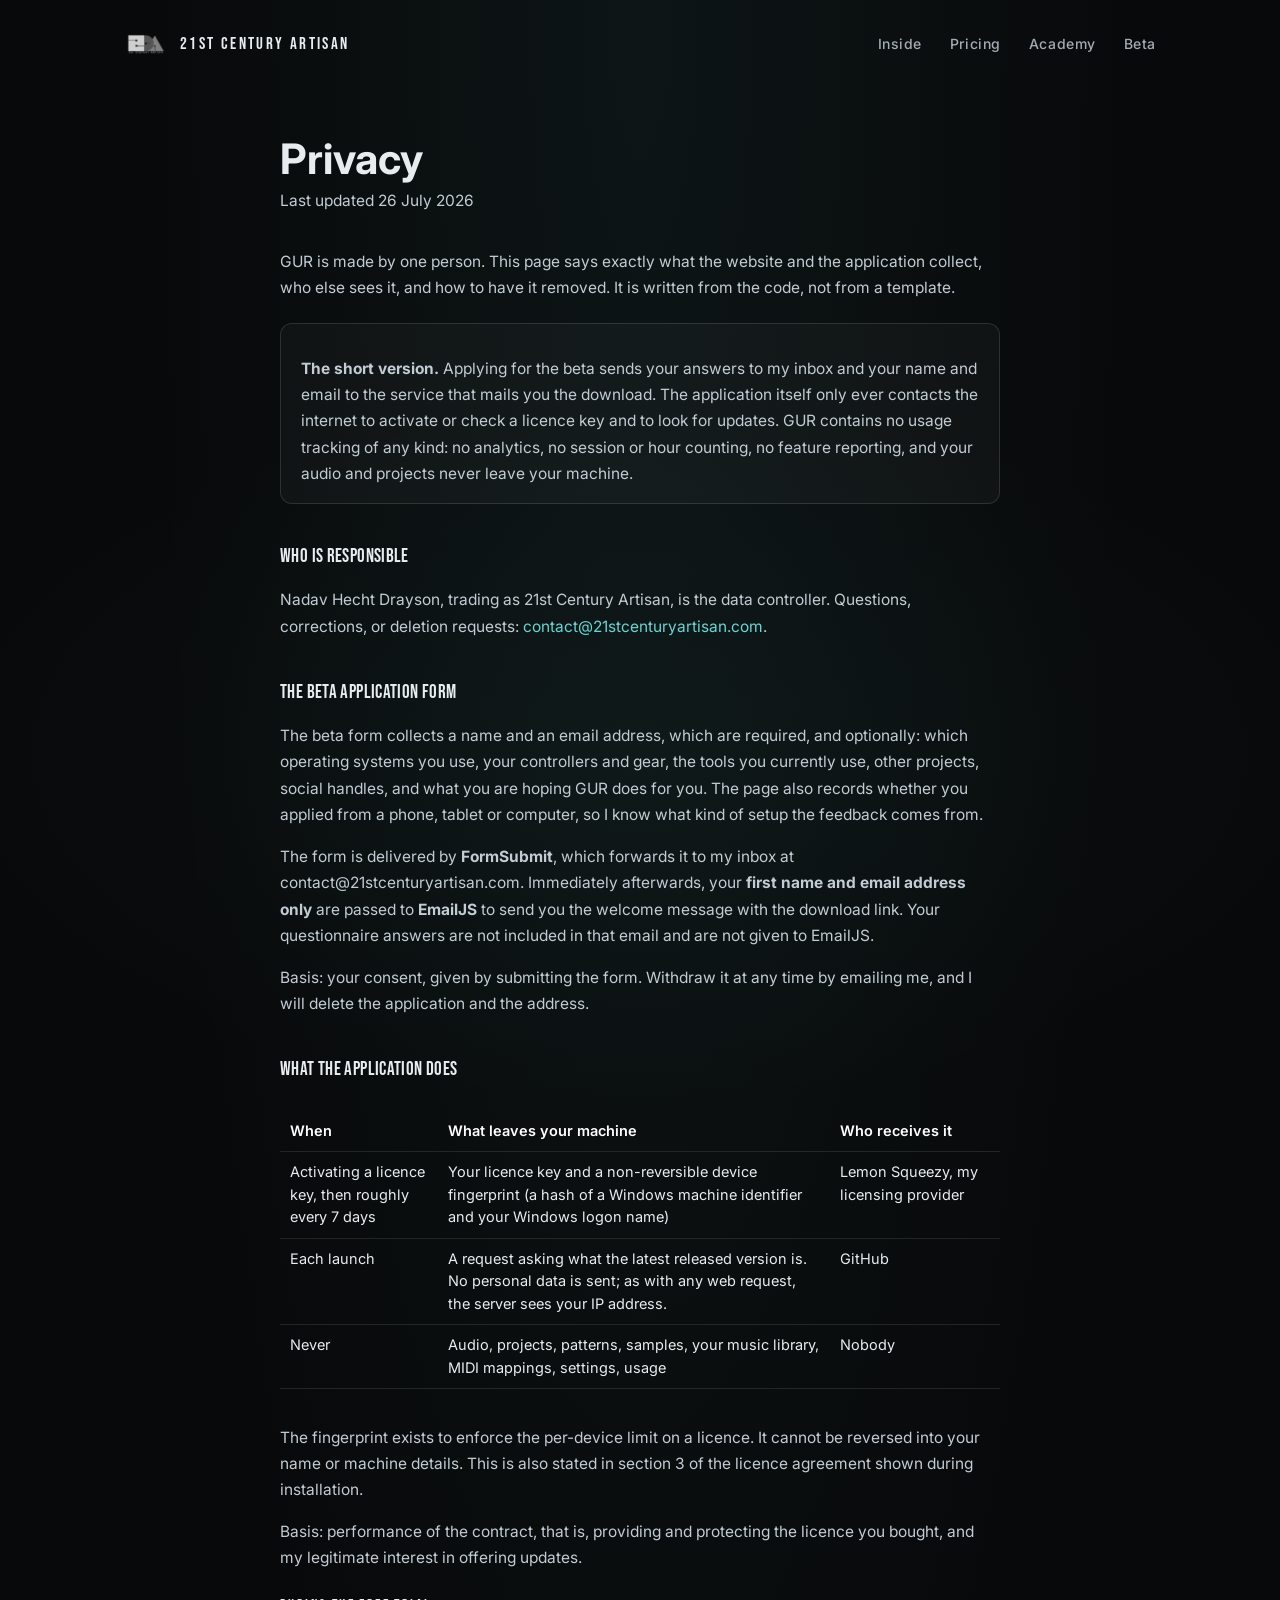
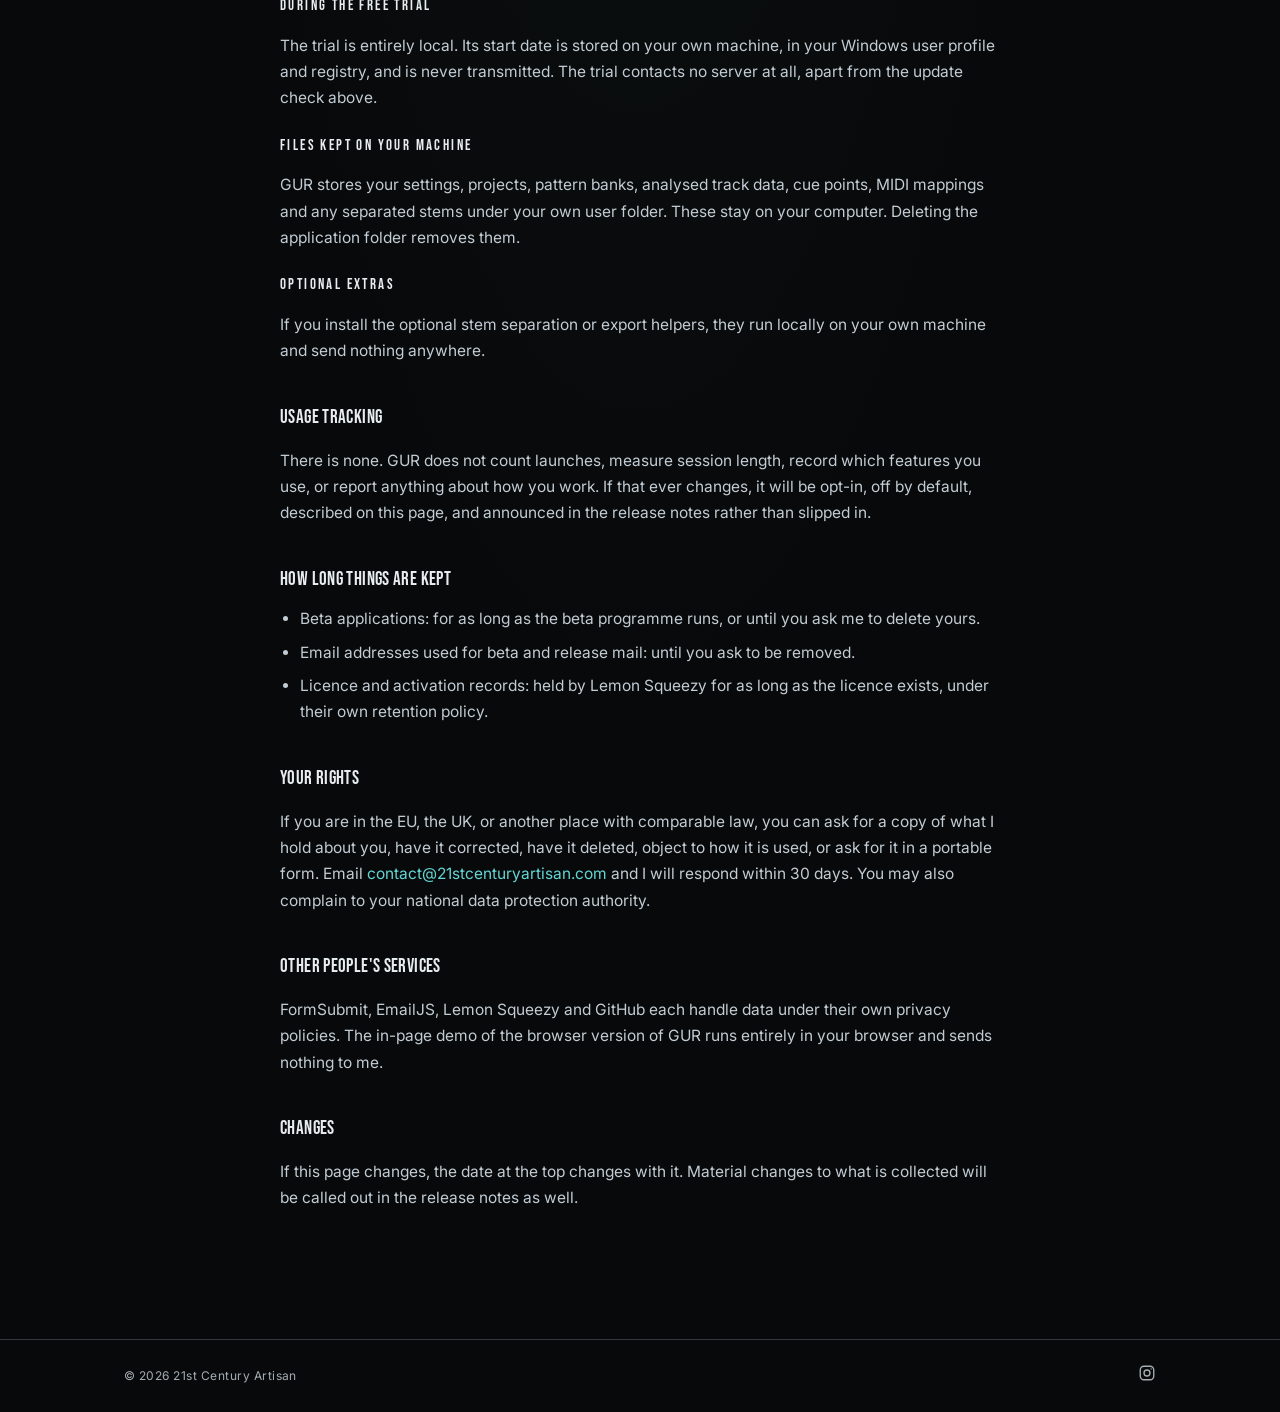
<file: privacy.html>
<!DOCTYPE html>
<html lang="en">
<head>
  <meta charset="UTF-8">
  <meta name="viewport" content="width=device-width, initial-scale=1.0">
  <title>Privacy - GUR · 21st Century Artisan</title>
  <meta name="description" content="What the GUR website and application collect, who processes it, and how to have it deleted.">
  <meta name="theme-color" content="#0b0f15">
  <meta name="robots" content="index, follow">
  <link rel="icon" type="image/png" sizes="32x32" href="images/favicon-32.png">
  <link rel="apple-touch-icon" sizes="180x180" href="images/favicon-180.png">
  <link rel="preconnect" href="https://fonts.googleapis.com">
  <link rel="preconnect" href="https://fonts.gstatic.com" crossorigin>
  <link href="https://fonts.googleapis.com/css2?family=Bebas+Neue&family=Inter:wght@400;500;600&display=swap" rel="stylesheet">
  <link rel="stylesheet" href="css/style.css?v=20260725a">
  <style>
    .legal-wrap{max-width:760px;margin:0 auto;padding:48px 20px 72px}
    .legal-wrap h1{font-size:clamp(28px,5vw,42px);margin:0 0 6px;line-height:1.1}
    .legal-updated{color:var(--muted,#8a97a3);font-size:13px;margin:0 0 34px}
    .legal-wrap h2{font-size:19px;margin:38px 0 12px;letter-spacing:.02em}
    .legal-wrap h3{font-size:15px;margin:22px 0 8px}
    .legal-wrap p,.legal-wrap li{font-size:15.5px;line-height:1.7;color:var(--text-dim,#c2ccd4)}
    .legal-wrap ul{padding-left:20px;margin:10px 0 16px}
    .legal-wrap li{margin-bottom:7px}
    .legal-wrap a{color:var(--accent,#63d7d4)}
    .legal-lede{font-size:17px;line-height:1.65}
    .legal-box{border:1px solid rgba(255,255,255,.12);border-radius:12px;padding:16px 20px;margin:22px 0;background:rgba(255,255,255,.03)}
    .legal-box p:last-child{margin-bottom:0}
    .legal-table{width:100%;border-collapse:collapse;margin:14px 0 20px;font-size:14.5px}
    .legal-table th,.legal-table td{text-align:left;padding:9px 10px;border-bottom:1px solid rgba(255,255,255,.1);vertical-align:top}
    .legal-table th{color:#fff;font-weight:600;white-space:nowrap}
    .legal-scroll{overflow-x:auto}
  </style>
</head>
<body>

<!-- HEADER -->
<header class="site-header">
  <a href="index.html" class="brand">
    <img src="images/logo.png" alt="21st Century Artisan" class="brand-mark">
    <span class="brand-name">21st Century Artisan</span>
  </a>
  <nav class="header-nav">
    <a href="index.html#inside"  class="header-link">Inside</a>
    <a href="index.html#pricing" class="header-link">Pricing</a>
    <a href="academy.html"       class="header-link">Academy</a>
    <a href="index.html#beta"    class="header-link">Beta</a>
  </nav>
</header>

<main>
  <div class="legal-wrap">

    <h1>Privacy</h1>
    <p class="legal-updated">Last updated 26 July 2026</p>

    <p class="legal-lede">
      GUR is made by one person. This page says exactly what the website and the
      application collect, who else sees it, and how to have it removed. It is
      written from the code, not from a template.
    </p>

    <div class="legal-box">
      <p>
        <strong>The short version.</strong> Applying for the beta sends your
        answers to my inbox and your name and email to the service that mails you
        the download. The application itself only ever contacts the internet to
        activate or check a licence key and to look for updates. GUR contains no
        usage tracking of any kind: no analytics, no session or hour counting, no
        feature reporting, and your audio and projects never leave your machine.
      </p>
    </div>

    <h2>Who is responsible</h2>
    <p>
      Nadav Hecht Drayson, trading as 21st Century Artisan, is the data
      controller. Questions, corrections, or deletion requests:
      <a href="mailto:contact@21stcenturyartisan.com">contact@21stcenturyartisan.com</a>.
    </p>

    <h2>The beta application form</h2>
    <p>
      The beta form collects a name and an email address, which are required, and
      optionally: which operating systems you use, your controllers and gear, the
      tools you currently use, other projects, social handles, and what you are
      hoping GUR does for you. The page also records whether you applied from a
      phone, tablet or computer, so I know what kind of setup the feedback comes
      from.
    </p>
    <p>
      The form is delivered by <strong>FormSubmit</strong>, which forwards it to
      my inbox at contact@21stcenturyartisan.com. Immediately afterwards, your
      <strong>first name and email address only</strong> are passed to
      <strong>EmailJS</strong> to send you the welcome message with the download
      link. Your questionnaire answers are not included in that email and are not
      given to EmailJS.
    </p>
    <p>
      Basis: your consent, given by submitting the form. Withdraw it at any time
      by emailing me, and I will delete the application and the address.
    </p>

    <h2>What the application does</h2>
    <div class="legal-scroll">
      <table class="legal-table">
        <tr><th>When</th><th>What leaves your machine</th><th>Who receives it</th></tr>
        <tr>
          <td>Activating a licence key, then roughly every 7 days</td>
          <td>Your licence key and a non-reversible device fingerprint (a hash of a Windows machine identifier and your Windows logon name)</td>
          <td>Lemon Squeezy, my licensing provider</td>
        </tr>
        <tr>
          <td>Each launch</td>
          <td>A request asking what the latest released version is. No personal data is sent; as with any web request, the server sees your IP address.</td>
          <td>GitHub</td>
        </tr>
        <tr>
          <td>Never</td>
          <td>Audio, projects, patterns, samples, your music library, MIDI mappings, settings, usage</td>
          <td>Nobody</td>
        </tr>
      </table>
    </div>
    <p>
      The fingerprint exists to enforce the per-device limit on a licence. It
      cannot be reversed into your name or machine details. This is also stated
      in section 3 of the licence agreement shown during installation.
    </p>
    <p>
      Basis: performance of the contract, that is, providing and protecting the
      licence you bought, and my legitimate interest in offering updates.
    </p>

    <h3>During the free trial</h3>
    <p>
      The trial is entirely local. Its start date is stored on your own machine,
      in your Windows user profile and registry, and is never transmitted. The
      trial contacts no server at all, apart from the update check above.
    </p>

    <h3>Files kept on your machine</h3>
    <p>
      GUR stores your settings, projects, pattern banks, analysed track data,
      cue points, MIDI mappings and any separated stems under your own user
      folder. These stay on your computer. Deleting the application folder
      removes them.
    </p>

    <h3>Optional extras</h3>
    <p>
      If you install the optional stem separation or export helpers, they run
      locally on your own machine and send nothing anywhere.
    </p>

    <h2>Usage tracking</h2>
    <p>
      There is none. GUR does not count launches, measure session length, record
      which features you use, or report anything about how you work. If that ever
      changes, it will be opt-in, off by default, described on this page, and
      announced in the release notes rather than slipped in.
    </p>

    <h2>How long things are kept</h2>
    <ul>
      <li>Beta applications: for as long as the beta programme runs, or until you ask me to delete yours.</li>
      <li>Email addresses used for beta and release mail: until you ask to be removed.</li>
      <li>Licence and activation records: held by Lemon Squeezy for as long as the licence exists, under their own retention policy.</li>
    </ul>

    <h2>Your rights</h2>
    <p>
      If you are in the EU, the UK, or another place with comparable law, you can
      ask for a copy of what I hold about you, have it corrected, have it
      deleted, object to how it is used, or ask for it in a portable form. Email
      <a href="mailto:contact@21stcenturyartisan.com">contact@21stcenturyartisan.com</a>
      and I will respond within 30 days. You may also complain to your national
      data protection authority.
    </p>

    <h2>Other people's services</h2>
    <p>
      FormSubmit, EmailJS, Lemon Squeezy and GitHub each handle data under their
      own privacy policies. The in-page demo of the browser version of GUR runs
      entirely in your browser and sends nothing to me.
    </p>

    <h2>Changes</h2>
    <p>
      If this page changes, the date at the top changes with it. Material changes
      to what is collected will be called out in the release notes as well.
    </p>

  </div>
</main>

<!-- FOOTER -->
<footer class="site-footer">
  <div class="footer-inner">
    <span>&copy; 2026 21st Century Artisan</span>
    <ul class="footer-socials">
      <li>
        <a href="https://www.instagram.com/21stcenturyartisan/" target="_blank" rel="noopener" aria-label="Instagram">
          <svg viewBox="0 0 24 24" fill="none" stroke="currentColor" stroke-width="1.8" stroke-linecap="round" stroke-linejoin="round" width="18" height="18">
            <rect x="3" y="3" width="18" height="18" rx="5"/>
            <circle cx="12" cy="12" r="4"/>
            <circle cx="17.5" cy="6.5" r="0.9" fill="currentColor" stroke="none"/>
          </svg>
        </a>
      </li>
    </ul>
  </div>
</footer>

</body>
</html>
</file>
<file: css/style.css>
/* ============================================================================
   21st Century Artisan · GUR - single-page site
   Palette + typography mirror the in-app aesthetic (kUiAccent #63d7d4, dark).
   ============================================================================ */

:root {
  /* Matches the synth's JUCE NEON palette exactly so the iframe blends
     seamlessly into the page (#08090a body, #14181b panels). Logo no
     longer reads as a stickered card sitting on a different dark. */
  --bg:          #08090a;
  --panel:       #14181b;
  --panel-soft:  #111416;
  --line:        #30383e;
  --text:        #e7ecef;
  --muted:       #a4adb4;
  --accent:      #63d7d4;
  --accent-dim:  #63d7d433;
  --warn:        #ff6a78;

  --maxw: 1080px;
  --gutter: 24px;
}

* { box-sizing: border-box; }
html, body { margin: 0; padding: 0; }
html { scroll-behavior: smooth; }
body {
  background:
    radial-gradient(ellipse at top, rgba(99,215,212,0.06), transparent 55%),
    radial-gradient(ellipse 1200px 600px at 50% 25%, rgba(99,215,212,0.04), transparent 60%),
    var(--bg);
  color: var(--text);
  font-family: 'Inter', -apple-system, BlinkMacSystemFont, 'Segoe UI', sans-serif;
  line-height: 1.55;
  min-height: 100vh;
  -webkit-font-smoothing: antialiased;
}

img { max-width: 100%; display: block; }

a { color: var(--accent); text-decoration: none; }
a:hover { color: var(--text); }

h2, h3 {
  font-family: 'Bebas Neue', sans-serif;
  font-weight: 400;
  letter-spacing: 0.16em;
  margin: 0;
}

/* ── HEADER ─────────────────────────────────────────────── */
.site-header {
  display: flex;
  align-items: center;
  justify-content: space-between;
  max-width: var(--maxw);
  margin: 0 auto;
  padding: 22px var(--gutter);
}
.brand {
  display: flex;
  align-items: center;
  gap: 12px;
  color: var(--text);
}
.brand-mark {
  width: 44px;
  height: 44px;
  object-fit: contain;
  /* No drop-shadow: the 21stCA logo PNG has a non-transparent border that
     drop-shadow traces into a visible rectangular halo, making the mark feel
     pasted on. Letting it sit clean reads as part of the page. */
}
.brand-name {
  font-family: 'Bebas Neue', sans-serif;
  letter-spacing: 0.14em;
  font-size: 17px;
  color: var(--text);
}
.header-nav {
  display: flex;
  align-items: center;
  gap: 28px;
}
.header-link {
  color: var(--muted);
  font-size: 14px;
  font-weight: 500;
  letter-spacing: 0.04em;
  transition: color 0.15s ease;
}
.header-link:hover { color: var(--text); }
.header-ig {
  color: var(--muted);
  display: inline-flex;
  align-items: center;
  transition: color 0.15s ease;
}
.header-ig:hover { color: var(--accent); }

@media (max-width: 640px) {
  .site-header { padding: 18px 16px; }
  .brand-name  { display: none; }                /* mark only on small */
  .header-nav  { gap: 16px; }
  .header-link { font-size: 13px; }
}

/* ── HERO ────────────────────────────────────────────────── */
.hero {
  max-width: var(--maxw);
  margin: 24px auto 40px;
  padding: 60px var(--gutter) 50px;
  text-align: center;
}
.hero-logo {
  margin: 0 auto 28px;
  max-width: 440px;
  width: min(78vw, 440px);
  /* No drop-shadow: gur_logo.png has noisy near-transparent edge pixels
     from make_gur_logo.ps1's flood-fill extraction, and drop-shadow
     traces them into a visible rectangular halo on dark backgrounds.
     The ambient body radial-gradient already gives the section a glow. */
}
.hero-tagline {
  font-family: 'Bebas Neue', sans-serif;
  letter-spacing: 0.22em;
  color: var(--accent);
  font-size: clamp(15px, 1.9vw, 19px);
  margin-bottom: 26px;
}
.hero-lede {
  max-width: 620px;
  margin: 0 auto 32px;
  font-size: clamp(16px, 1.8vw, 18px);
  color: var(--text);
  line-height: 1.6;
}
.hero-cta {
  display: inline-flex;
  align-items: center;
  gap: 20px;
  flex-wrap: wrap;
  justify-content: center;
}
.badge {
  display: inline-block;
  padding: 9px 20px;
  border: 1px solid var(--accent-dim);
  border-radius: 999px;
  color: var(--accent);
  font-family: 'Bebas Neue', sans-serif;
  letter-spacing: 0.18em;
  font-size: 13px;
}
.cta-secondary {
  color: var(--muted);
  font-size: 14px;
  letter-spacing: 0.06em;
  transition: color 0.15s ease;
}
.cta-secondary:hover { color: var(--accent); }

/* ── COUNTDOWN (launch clock) ───────────────────────────── */
.countdown-section { padding: 8px var(--gutter) 36px; }
.countdown-card {
  max-width: 720px;
  margin: 0 auto;
  padding: 30px clamp(20px, 4vw, 44px) 34px;
  text-align: center;
  background:
    radial-gradient(120% 90% at 50% -20%, rgba(99,215,212,0.07) 0%, transparent 62%),
    linear-gradient(180deg, rgba(20,24,27,0.85) 0%, rgba(14,17,20,0.92) 100%);
  border: 1px solid var(--line);
  border-radius: 18px;
  box-shadow:
    0 1px 0 rgba(255,255,255,0.04) inset,
    0 -1px 0 rgba(0,0,0,0.4) inset,
    0 24px 60px -42px rgba(0,0,0,0.7);
  position: relative;
  overflow: hidden;
}
.countdown-card::before {
  content: '';
  position: absolute;
  top: 0; left: 22%; right: 22%; height: 1px;
  background: linear-gradient(90deg, transparent, var(--accent) 50%, transparent);
  opacity: 0.5;
}
.cd-eyebrow {
  font-family: 'Bebas Neue', sans-serif;
  letter-spacing: 0.34em;
  font-size: 12px;
  color: var(--muted);
  margin-bottom: 8px;
}
.cd-date {
  font-family: 'Bebas Neue', sans-serif;
  letter-spacing: 0.18em;
  font-size: clamp(20px, 3vw, 28px);
  color: var(--accent);
  margin-bottom: 22px;
}
.cd-clock {
  display: flex;
  align-items: flex-start;
  justify-content: center;
  gap: clamp(10px, 2.4vw, 22px);
}
.cd-unit {
  display: flex;
  flex-direction: column;
  align-items: center;
  min-width: clamp(48px, 12vw, 84px);
}
.cd-num {
  font-family: 'Bebas Neue', sans-serif;
  font-size: clamp(38px, 7vw, 64px);
  line-height: 0.95;
  color: var(--text);
  font-variant-numeric: tabular-nums;
  text-shadow: 0 0 22px rgba(99,215,212,0.18);
}
.cd-lbl {
  font-family: 'Bebas Neue', sans-serif;
  letter-spacing: 0.2em;
  font-size: 11px;
  color: var(--muted);
  margin-top: 6px;
}
.cd-sep {
  font-family: 'Bebas Neue', sans-serif;
  font-size: clamp(30px, 6vw, 52px);
  line-height: 1;
  color: var(--line);
  align-self: flex-start;
  margin-top: clamp(2px, 0.6vw, 6px);
}
.cd-done {
  font-family: 'Bebas Neue', sans-serif;
  letter-spacing: 0.18em;
  font-size: clamp(20px, 3.4vw, 30px);
  color: var(--accent);
  text-shadow: 0 0 22px rgba(99,215,212,0.3);
}
@media (max-width: 560px) {
  .countdown-card { padding: 24px 16px 26px; border-radius: 14px; }
  .cd-clock { gap: 6px; }
  .cd-sep   { display: none; }       /* drop separators when space is tight */
  .cd-unit  { min-width: 0; flex: 1; }
}

/* ═══════════════════════════════════════════════════════
   REUSABLE BUTTON SYSTEM (.gur-btn)
   Single source of truth for every CTA on the page. Modifiers compose:
     .gur-btn .gur-btn--primary .gur-btn--lg
   Tactile hardware language - soft inset top highlight + recessed bottom
   edge on the primary; ghost variant for secondary CTAs. No bounce/scale
   on hover. All transitions through one --btn-trans timing function so
   states feel coherent.
   ═══════════════════════════════════════════════════════ */
:root {
  --btn-radius: 10px;
  --btn-height: 50px;
  --btn-pad-x: 30px;
  --btn-trans: 180ms cubic-bezier(.4, 0, .2, 1);
}
.gur-btn {
  appearance: none;
  -webkit-appearance: none;
  border: 0;
  cursor: pointer;
  font-family: 'Bebas Neue', sans-serif;
  letter-spacing: 0.18em;
  font-size: 14px;
  height: var(--btn-height);
  padding: 0 var(--btn-pad-x);
  border-radius: var(--btn-radius);
  display: inline-flex;
  align-items: center;
  justify-content: center;
  gap: 10px;
  transition: background var(--btn-trans),
              border-color var(--btn-trans),
              color var(--btn-trans),
              transform var(--btn-trans),
              box-shadow var(--btn-trans);
  text-decoration: none;
  white-space: nowrap;
  user-select: none;
  -webkit-tap-highlight-color: transparent;
  position: relative;
  isolation: isolate;   /* contain ::before/::after to the button */
}
.gur-btn:focus-visible {
  outline: 2px solid var(--accent);
  outline-offset: 3px;
}

/* Primary - tactile accent. Inset top highlight gives the chamfered hardware
   feel; subtle outer glow grows on hover. Active state recesses slightly. */
.gur-btn--primary {
  background: linear-gradient(180deg, var(--accent) 0%, #4ec0bd 100%);
  color: #08090a;
  box-shadow:
    0 1px 0 rgba(255,255,255,0.22) inset,
    0 -1px 0 rgba(0,0,0,0.25) inset,
    0 6px 22px -8px rgba(99,215,212,0.55),
    0 1px 2px rgba(0,0,0,0.4);
}
.gur-btn--primary:hover {
  background: linear-gradient(180deg, #7be0dd 0%, var(--accent) 100%);
  box-shadow:
    0 1px 0 rgba(255,255,255,0.26) inset,
    0 -1px 0 rgba(0,0,0,0.25) inset,
    0 8px 28px -8px rgba(99,215,212,0.7),
    0 1px 2px rgba(0,0,0,0.4);
}
.gur-btn--primary:active {
  transform: translateY(1px);
  box-shadow:
    0 1px 0 rgba(255,255,255,0.14) inset,
    0 -1px 0 rgba(0,0,0,0.25) inset,
    0 2px 10px rgba(99,215,212,0.32);
}

/* Ghost - secondary. Quiet outline, accent shift on hover. */
.gur-btn--ghost {
  background: rgba(255,255,255,0.02);
  color: var(--text);
  border: 1px solid var(--line);
  box-shadow: 0 1px 0 rgba(255,255,255,0.04) inset;
}
.gur-btn--ghost:hover {
  border-color: var(--accent-dim);
  color: var(--accent);
  background: rgba(99,215,212,0.05);
}
.gur-btn--ghost:active { transform: translateY(1px); }

/* Disabled */
.gur-btn:disabled,
.gur-btn[aria-disabled="true"] {
  opacity: 0.4;
  pointer-events: none;
  filter: saturate(0.3);
}

/* Sizes */
.gur-btn--lg { height: 56px; font-size: 15px; padding: 0 36px; }
.gur-btn--sm { height: 40px; font-size: 12px; padding: 0 20px; }

/* ═══════════════════════════════════════════════════════
   PRICING SECTION - single elevated card
   ═══════════════════════════════════════════════════════ */
.pricing-section { padding: 70px var(--gutter) 80px; }

.pricing-card {
  max-width: 720px;
  margin: 0 auto;
  padding: 56px clamp(28px, 5vw, 60px);
  background:
    radial-gradient(120% 80% at 50% -10%, rgba(99,215,212,0.06) 0%, transparent 60%),
    linear-gradient(180deg, rgba(20,24,27,0.92) 0%, rgba(14,17,20,0.96) 100%);
  border: 1px solid var(--line);
  border-radius: 20px;
  box-shadow:
    0 1px 0 rgba(255,255,255,0.04) inset,
    0 -1px 0 rgba(0,0,0,0.45) inset,
    0 30px 80px -40px rgba(0,0,0,0.75),
    0 0 0 1px rgba(99,215,212,0.05);
  position: relative;
  overflow: hidden;
}
/* Faint accent rail across the top edge - like a hardware faceplate LED bar. */
.pricing-card::before {
  content: '';
  position: absolute;
  top: 0; left: 20%; right: 20%; height: 1px;
  background: linear-gradient(90deg, transparent 0%, var(--accent) 50%, transparent 100%);
  opacity: 0.55;
}

.pc-eyebrow {
  font-family: 'Bebas Neue', sans-serif;
  letter-spacing: 0.32em;
  font-size: 12px;
  color: var(--accent);
  text-align: center;
  margin-bottom: 28px;
}

.pc-price-row {
  display: flex;
  align-items: baseline;
  justify-content: center;
  gap: 14px;
  margin-bottom: 6px;
}
.pc-price {
  font-family: 'Bebas Neue', sans-serif;
  font-size: clamp(72px, 9vw, 96px);
  line-height: 0.9;
  color: var(--text);
  letter-spacing: 0.01em;
}
.pc-currency {
  font-family: 'Bebas Neue', sans-serif;
  font-size: 18px;
  letter-spacing: 0.3em;
  color: var(--muted);
}

.pc-context {
  text-align: center;
  color: var(--muted);
  font-size: 14px;
  letter-spacing: 0.02em;
  margin: 0;
  line-height: 1.7;
}
.pc-launch-tag {
  color: var(--accent);
  font-family: 'Bebas Neue', sans-serif;
  letter-spacing: 0.22em;
  font-size: 12px;
}

.pc-divider {
  height: 1px;
  background: linear-gradient(90deg, transparent, var(--line) 20%, var(--line) 80%, transparent);
  margin: 36px auto;
  max-width: 280px;
}

.pc-features {
  list-style: none;
  margin: 0 auto 40px;
  padding: 0;
  display: grid;
  grid-template-columns: 1fr 1fr;
  gap: 14px 36px;
  max-width: 520px;
}
.pc-features li {
  display: flex;
  align-items: center;
  gap: 12px;
  font-size: 14px;
  color: var(--text);
  letter-spacing: 0.01em;
}
.pc-features svg {
  flex-shrink: 0;
  color: var(--accent);
}

.pc-cta-row {
  display: flex;
  gap: 14px;
  justify-content: center;
  flex-wrap: wrap;
}

.pc-status {
  text-align: center;
  margin: 28px 0 0;
  font-size: 12.5px;
  color: var(--muted);
  letter-spacing: 0.06em;
}
.pc-status-dot {
  display: inline-block;
  width: 6px; height: 6px;
  background: var(--accent);
  border-radius: 50%;
  margin-right: 10px;
  vertical-align: middle;
  box-shadow: 0 0 8px var(--accent);
  animation: pc-pulse 2.2s ease-in-out infinite;
}
@keyframes pc-pulse {
  0%, 100% { opacity: 0.45; }
  50%      { opacity: 1; }
}
@media (prefers-reduced-motion: reduce) {
  .pc-status-dot { animation: none; opacity: 0.85; }
}

/* ── Section heads (shared) ─────────────────────────────── */
.section-head {
  max-width: 740px;
  margin: 0 auto 32px;
  text-align: center;
  padding: 0 var(--gutter);
}
.section-head h2 {
  color: var(--accent);
  font-size: 22px;
  margin-bottom: 10px;
}
.section-head p {
  color: var(--muted);
  font-size: 15px;
  margin: 0;
}

/* ── SCREENSHOTS - native-app teaser ────────────────────── */
.shots-section { padding: 50px var(--gutter) 60px; }
.shots-grid {
  max-width: var(--maxw);
  margin: 0 auto;
  display: grid;
  grid-template-columns: repeat(3, minmax(0, 1fr));
  gap: 18px;
}
.shot {
  margin: 0;
  background: var(--panel-soft);
  border: 1px solid var(--line);
  border-radius: 12px;
  overflow: hidden;
  cursor: zoom-in;
  transition: border-color 0.2s ease, transform 0.2s ease;
  box-shadow: 0 24px 60px -36px rgba(99,215,212,0.18);
}
.shot:hover,
.shot:focus-visible {
  border-color: var(--accent-dim);
  transform: translateY(-2px);
  outline: none;
}
.shot img {
  width: 100%;
  height: auto;
  display: block;
  background: #000;
}
.shot figcaption {
  padding: 10px 14px 12px;
  color: var(--muted);
  font-family: 'Bebas Neue', sans-serif;
  letter-spacing: 0.18em;
  font-size: 12px;
  border-top: 1px solid var(--line);
}
@media (max-width: 720px) {
  .shots-grid { grid-template-columns: 1fr; }
}

/* ── LIGHTBOX (screenshot review) ───────────────────────── */
.lightbox {
  position: fixed;
  inset: 0;
  background: rgba(8, 10, 14, 0.94);
  z-index: 1000;
  display: flex;
  align-items: center;
  justify-content: center;
  padding: 32px;
  backdrop-filter: blur(4px);
  animation: lbFade 0.18s ease-out;
}
.lightbox[hidden] { display: none; }
@keyframes lbFade {
  from { opacity: 0; }
  to   { opacity: 1; }
}
.lb-stage {
  margin: 0;
  max-width: min(1400px, 96vw);
  max-height: 88vh;
  display: flex;
  flex-direction: column;
  align-items: stretch;
  cursor: zoom-out;
}
.lb-stage img {
  width: 100%;
  height: auto;
  max-height: calc(88vh - 56px);
  object-fit: contain;
  border-radius: 8px;
  background: #000;
  box-shadow: 0 24px 70px -20px rgba(0, 0, 0, 0.8),
              0 0 0 1px var(--line);
}
.lb-stage figcaption {
  margin-top: 14px;
  text-align: center;
  font-family: 'Bebas Neue', sans-serif;
  letter-spacing: 0.22em;
  color: var(--muted);
  font-size: 13px;
}
.lb-close,
.lb-nav {
  position: absolute;
  background: transparent;
  border: 1px solid var(--line);
  color: var(--text);
  font-size: 24px;
  line-height: 1;
  width: 44px;
  height: 44px;
  border-radius: 50%;
  cursor: pointer;
  display: flex;
  align-items: center;
  justify-content: center;
  transition: border-color 0.15s, color 0.15s, background 0.15s;
}
.lb-close { top: 20px; right: 20px; font-size: 28px; }
.lb-prev  { left: 20px;  top: 50%; transform: translateY(-50%); }
.lb-next  { right: 20px; top: 50%; transform: translateY(-50%); }
.lb-close:hover,
.lb-nav:hover {
  border-color: var(--accent);
  color: var(--accent);
  background: rgba(99, 215, 212, 0.08);
}
@media (max-width: 560px) {
  .lightbox { padding: 12px; }
  .lb-close { top: 12px; right: 12px; width: 38px; height: 38px; }
  .lb-prev  { left: 8px;  width: 38px; height: 38px; }
  .lb-next  { right: 8px; width: 38px; height: 38px; }
}

/* ── MAIL CHOOSER (in-page "open email with…" picker) ───── */
.mailchooser {
  position: fixed;
  inset: 0;
  background: rgba(8, 10, 14, 0.94);
  z-index: 1100;
  display: flex;
  align-items: center;
  justify-content: center;
  padding: 24px;
  backdrop-filter: blur(4px);
  animation: lbFade 0.18s ease-out;
}
.mailchooser[hidden] { display: none; }
.mc-card {
  position: relative;
  width: min(380px, 92vw);
  background: var(--panel);
  border: 1px solid var(--line);
  border-radius: 14px;
  padding: 28px 26px 26px;
  box-shadow: 0 20px 60px rgba(0, 0, 0, 0.5);
}
.mc-close {
  position: absolute;
  top: 8px;
  right: 12px;
  background: none;
  border: none;
  color: var(--muted);
  font-size: 26px;
  line-height: 1;
  cursor: pointer;
}
.mc-close:hover { color: var(--text); }
.mc-title { margin: 0 0 4px; color: var(--text); font-size: 18px; }
.mc-sub   { margin: 0 0 18px; color: var(--muted); font-size: 14px; word-break: break-all; }
.mc-options { display: flex; flex-direction: column; gap: 10px; }
.mc-opt {
  display: block;
  width: 100%;
  text-align: left;
  padding: 12px 14px;
  border: 1px solid var(--line);
  border-radius: 10px;
  background: var(--panel-soft);
  color: var(--text);
  font-family: inherit;
  font-size: 15px;
  cursor: pointer;
  transition: border-color 0.15s ease, color 0.15s ease;
}
.mc-opt:hover { border-color: var(--accent); color: var(--accent); }
.mc-copy.is-copied { border-color: var(--accent); color: var(--accent); }

/* ── TRY IT (browser demo iframe) ───────────────────────── */
.try-section { padding: 60px var(--gutter) 70px; }
/* Iframe gets MUCH wider than the rest of the page (up to 1400px or 94vw)
   because the synth UI is wide by design. Matching the synth's body bg
   (#08090a) lets the iframe recede into the page instead of reading as a
   pasted-on card. No border, no panel-soft fill, no shadow. */
.iframe-wrap {
  max-width: min(94vw, 1400px);
  margin: 0 auto;
  background: #08090a;
  border: 0;
  border-radius: 14px;
  overflow: hidden;
  aspect-ratio: 16 / 9;
  position: relative;
}
.iframe-wrap iframe {
  position: absolute;
  inset: 0;
  width: 100%;
  height: 100%;
  border: 0;
  display: block;
}
/* Fullscreen button - sits directly under the iframe, right-aligned, with
   the same max-width so it visually belongs to the player. Right-aligned so
   it never overlaps the synth's controls (which cluster top-left/center). */
.try-actions {
  max-width: min(94vw, 1400px);
  margin: 12px auto 0;
  display: flex;
  justify-content: flex-end;
  padding: 0 4px;
}
.fs-btn {
  background: rgba(99, 215, 212, 0.06);
  border: 1px solid var(--accent-dim);
  color: var(--accent);
  font-family: 'Bebas Neue', sans-serif;
  letter-spacing: 0.18em;
  font-size: 13px;
  padding: 9px 18px 8px;
  border-radius: 6px;
  cursor: pointer;
  display: inline-flex;
  align-items: center;
  gap: 8px;
  transition: background 0.15s ease, border-color 0.15s ease, color 0.15s ease;
}
.fs-btn:hover,
.fs-btn:focus-visible {
  background: rgba(99, 215, 212, 0.14);
  border-color: var(--accent);
  color: var(--text);
  outline: none;
}
.fs-btn svg { display: block; }
.try-note {
  max-width: 600px;
  margin: 18px auto 0;
  text-align: center;
  color: var(--muted);
  font-size: 13px;
}

/* ── FEATURES ───────────────────────────────────────────── */
.features-section { padding: 60px var(--gutter) 70px; }
.feature-grid {
  max-width: var(--maxw);
  margin: 0 auto;
  display: grid;
  grid-template-columns: repeat(auto-fit, minmax(280px, 1fr));
  gap: 14px;
}
.card {
  background: var(--panel-soft);
  border: 1px solid var(--line);
  border-radius: 12px;
  padding: 22px 24px;
  transition: border-color 0.2s ease, transform 0.2s ease;
}
.card:hover {
  border-color: var(--accent-dim);
  transform: translateY(-2px);
}
.card h3 {
  font-size: 16px;
  color: var(--text);
  margin-bottom: 10px;
}
.card p {
  font-size: 14px;
  line-height: 1.6;
  color: var(--muted);
  margin: 0;
}

/* ── PLATFORMS ──────────────────────────────────────────── */
.platforms-section { padding: 50px var(--gutter) 60px; }
.platforms-row {
  display: flex;
  flex-wrap: wrap;
  justify-content: center;
  gap: 32px;
  font-family: 'Bebas Neue', sans-serif;
  letter-spacing: 0.14em;
  font-size: 14px;
  color: var(--muted);
}
.platform.live { color: var(--text); }
.platform.soon { color: var(--accent); }

/* ── ABOUT ──────────────────────────────────────────────── */
.about-section { padding: 70px var(--gutter) 80px; }
.about-inner {
  max-width: 660px;
  margin: 0 auto;
  text-align: center;
}
.about-inner h2 {
  color: var(--accent);
  font-size: 22px;
  margin-bottom: 24px;
}
.about-statement {
  font-size: clamp(16px, 1.8vw, 18px);
  color: var(--text);
  line-height: 1.6;
  margin: 0 0 28px;
}
.about-credit {
  color: var(--muted);
  font-size: 14px;
  margin: 0 0 22px;
  letter-spacing: 0.04em;
}
.about-credit strong {
  color: var(--text);
  font-weight: 500;
}
.contact-link {
  display: inline-block;
  color: var(--accent);
  font-size: 15px;
  border-bottom: 1px solid var(--accent-dim);
  padding-bottom: 2px;
  transition: border-color 0.15s ease;
}
.contact-link:hover { border-color: var(--accent); }

/* ── FOOTER ─────────────────────────────────────────────── */
.site-footer {
  border-top: 1px solid var(--line);
  margin-top: 40px;
}
.footer-inner {
  max-width: var(--maxw);
  margin: 0 auto;
  padding: 24px var(--gutter);
  display: flex;
  justify-content: space-between;
  align-items: center;
  color: var(--muted);
  font-size: 12px;
  letter-spacing: 0.04em;
}
.footer-socials {
  list-style: none;
  margin: 0;
  padding: 0;
  display: flex;
  gap: 14px;
}
.footer-socials a {
  color: var(--muted);
  display: inline-flex;
  transition: color 0.15s ease;
}
.footer-socials a:hover { color: var(--accent); }

@media (max-width: 520px) {
  .footer-inner { flex-direction: column; gap: 14px; text-align: center; }
}

/* ============================================================================
   Responsive - tablet (≤900px) + phone (≤560px) + tiny (≤380px).
   The hero, sections, iframe and lightbox all need tightening on small screens.
   ============================================================================ */

/* Tablet */
@media (max-width: 900px) {
  :root { --gutter: 18px; }

  .hero          { padding: 40px var(--gutter) 36px; margin: 16px auto 28px; }
  .hero-logo     { max-width: 360px; width: min(72vw, 360px); margin-bottom: 22px; }
  .hero-tagline  { margin-bottom: 20px; }
  .hero-lede     { margin-bottom: 26px; }

  .shots-section,
  .try-section,
  .features-section,
  .platforms-section,
  .about-section { padding-left: var(--gutter); padding-right: var(--gutter); }

  .shots-section   { padding-top: 36px; padding-bottom: 44px; }
  .try-section     { padding-top: 44px; padding-bottom: 52px; }
  .features-section{ padding-top: 44px; padding-bottom: 52px; }
  .platforms-section{padding-top: 36px; padding-bottom: 44px; }
  .about-section   { padding-top: 52px; padding-bottom: 60px; }

  /* Force single-column screenshot grid earlier on tablets so each shot is legible. */
  .shots-grid { grid-template-columns: 1fr; gap: 14px; }

  /* The synth iframe is wide by design. On a tablet, 16/10 still works but
     shrink the surrounding chrome so the iframe gets the most pixels possible. */
  .iframe-wrap { border-radius: 12px; }

  .feature-grid { grid-template-columns: repeat(auto-fit, minmax(240px, 1fr)); gap: 12px; }
}

/* Phone (portrait & small landscape) */
@media (max-width: 560px) {
  :root { --gutter: 14px; }

  .site-header { padding: 14px var(--gutter); }
  .brand-name  { display: none; }
  .header-nav  { gap: 14px; }
  .header-link { font-size: 13px; }

  .hero          { padding: 28px var(--gutter) 28px; margin: 8px auto 16px; }
  .hero-logo     { max-width: 280px; width: min(82vw, 280px); margin-bottom: 18px; }
  .hero-tagline  { font-size: 14px; margin-bottom: 16px; }
  .hero-lede     { font-size: 15px; margin-bottom: 22px; line-height: 1.55; }

  /* Hero CTAs stack full-width on phones for thumb-friendly tap targets. */
  .hero-cta      { flex-direction: column; gap: 10px; width: 100%; max-width: 320px; margin: 0 auto; }
  .hero-cta .gur-btn { width: 100%; }

  /* Pricing card - tighter padding on phones, single-column feature grid,
     stacked CTAs at full width. Numbers stay legible via clamp() above. */
  .pricing-section { padding: 50px var(--gutter) 60px; }
  .pricing-card    { padding: 40px 24px; border-radius: 16px; }
  .pc-eyebrow      { font-size: 11px; letter-spacing: 0.28em; margin-bottom: 22px; }
  .pc-divider      { margin: 28px auto; max-width: 200px; }
  .pc-features     { grid-template-columns: 1fr; gap: 12px; max-width: 280px; margin-bottom: 32px; }
  .pc-features li  { font-size: 13.5px; }
  .pc-cta-row      { flex-direction: column; width: 100%; }
  .pc-cta-row .gur-btn { width: 100%; }
  .pc-status       { margin-top: 24px; font-size: 12px; }

  .section-head     { margin-bottom: 22px; }
  .section-head h2  { font-size: 19px; }
  .section-head p   { font-size: 14px; }

  /* Phones: iframe stays 16:9 (matches synth's locked 1280x720). Min-height
     floor so it can't collapse to a sliver. Fullscreen button stays right-
     aligned under the iframe - never overlaps the synth UI. */
  .iframe-wrap { aspect-ratio: 16 / 9; border-radius: 10px; min-height: 240px; max-width: 96vw; }
  .try-actions { max-width: 96vw; margin-top: 10px; justify-content: center; }
  .fs-btn      { font-size: 13px; padding: 12px 24px 11px; }   /* easier tap target */
  .try-note    { font-size: 12px; margin-top: 12px; padding: 0 8px; }

  .card        { padding: 18px 18px; }
  .card h3     { font-size: 15px; }
  .card p      { font-size: 13.5px; }

  .platforms-row { gap: 18px; font-size: 13px; }

  .about-inner h2     { font-size: 19px; }
  .about-statement    { font-size: 15px; }

  /* Screenshot tiles: keep the caption legible at small width. */
  .shot figcaption { font-size: 11px; padding: 9px 12px 11px; letter-spacing: 0.14em; }
}

/* Tiny phones - keep the iframe usable even at iPhone-SE widths. */
@media (max-width: 380px) {
  .hero-logo    { max-width: 240px; width: 80vw; }
  .hero-lede    { font-size: 14.5px; }
  .header-nav   { gap: 10px; }
  .header-link  { font-size: 12.5px; }
  .iframe-wrap  { aspect-ratio: 3 / 4; }   /* portrait-shaped iframe on very small */
}

/* Landscape phone - give the iframe full screen height since it's the focus. */
@media (max-height: 520px) and (orientation: landscape) {
  .iframe-wrap { aspect-ratio: 16 / 9; }
  .hero        { padding: 24px var(--gutter) 20px; }
  .hero-logo   { max-width: 240px; margin-bottom: 14px; }
}

/* ============================================================
   BETA TESTERS - bottom-of-page CTA band (intake + direct trial download).
   Reuses the pricing-card faceplate idiom + the .gur-btn system.
   ============================================================ */
.beta-section { padding: 20px var(--gutter) 90px; }

.beta-card {
  max-width: 720px;
  margin: 0 auto;
  padding: clamp(40px, 5vw, 56px) clamp(28px, 5vw, 60px);
  text-align: center;
  background:
    radial-gradient(120% 90% at 50% -10%, rgba(99,215,212,0.08) 0%, transparent 62%),
    linear-gradient(180deg, rgba(20,24,27,0.92) 0%, rgba(14,17,20,0.96) 100%);
  border: 1px solid var(--line);
  border-radius: 20px;
  box-shadow:
    0 1px 0 rgba(255,255,255,0.04) inset,
    0 -1px 0 rgba(0,0,0,0.45) inset,
    0 30px 80px -40px rgba(0,0,0,0.75),
    0 0 0 1px rgba(99,215,212,0.05);
  position: relative;
  overflow: hidden;
}
/* Accent rail across the top edge - matches the pricing card. */
.beta-card::before {
  content: '';
  position: absolute;
  top: 0; left: 20%; right: 20%; height: 1px;
  background: linear-gradient(90deg, transparent 0%, var(--accent) 50%, transparent 100%);
  opacity: 0.55;
}

.beta-eyebrow {
  font-family: 'Bebas Neue', sans-serif;
  letter-spacing: 0.3em;
  font-size: 12px;
  color: var(--accent);
  margin-bottom: 14px;
}
.beta-title {
  font-family: 'Bebas Neue', sans-serif;
  font-size: clamp(34px, 5vw, 48px);
  letter-spacing: 0.04em;
  line-height: 1;
  margin: 0 0 16px;
  color: var(--text);
}
.beta-lede {
  max-width: 480px;
  margin: 0 auto 32px;
  color: var(--muted);
  font-size: 15px;
  line-height: 1.7;
}
.beta-cta {
  display: flex;
  justify-content: center;
  flex-wrap: wrap;
  gap: 14px;
}
.beta-form {
  display: flex;
  gap: 12px;
  justify-content: center;
  flex-wrap: wrap;
  max-width: 520px;
  margin: 0 auto;
}
/* Beta CTA wrapper: single button that leads to the intake questionnaire. */
.beta-cta { margin: 6px auto 4px; }
.beta-cta .gur-btn { min-width: 260px; }
@media (max-width: 520px) {
  .beta-cta .gur-btn { width: 100%; }
}
.beta-input {
  flex: 1 1 240px;
  min-width: 0;
  height: 56px;
  padding: 0 18px;
  background: var(--panel-soft);
  border: 1px solid var(--line);
  border-radius: 10px;
  color: var(--text);
  font-family: 'Inter', -apple-system, sans-serif;
  font-size: 15px;
}
.beta-input::placeholder { color: var(--muted); }
.beta-input:focus {
  outline: none;
  border-color: var(--accent);
  box-shadow: 0 0 0 3px var(--accent-dim);
}
/* Honeypot - kept out of view and off the accessibility tree. */
.beta-honey { position: absolute; left: -9999px; width: 1px; height: 1px; opacity: 0; }
@media (max-width: 520px) {
  .beta-form { flex-direction: column; }
  .beta-input,
  .beta-form .gur-btn { width: 100%; }
}
/* ============================================================
   INSTRUMENT-COUNT BANNER (features section) - 3 / 4 / 4 tiles.
   ============================================================ */
.synth-banner {
  max-width: 920px;
  margin: 0 auto 46px;
  padding: 30px clamp(20px, 4vw, 40px);
  background:
    radial-gradient(120% 100% at 50% 0%, rgba(99,215,212,0.07) 0%, transparent 65%),
    linear-gradient(180deg, rgba(20,24,27,0.90) 0%, rgba(14,17,20,0.95) 100%);
  border: 1px solid var(--line);
  border-radius: 18px;
  box-shadow:
    0 1px 0 rgba(255,255,255,0.04) inset,
    0 20px 60px -40px rgba(0,0,0,0.7);
  position: relative;
  overflow: hidden;
}
.synth-banner::before {
  content: '';
  position: absolute;
  top: 0; left: 20%; right: 20%; height: 1px;
  background: linear-gradient(90deg, transparent 0%, var(--accent) 50%, transparent 100%);
  opacity: 0.55;
}
.sb-lead {
  text-align: center;
  font-family: 'Bebas Neue', sans-serif;
  letter-spacing: 0.26em;
  font-size: 13px;
  color: var(--accent);
  margin: 0 0 24px;
}
.sb-tiles {
  display: grid;
  grid-template-columns: repeat(3, 1fr);
  gap: 18px;
}
.sb-tile {
  display: flex;
  flex-direction: column;
  align-items: center;
  text-align: center;
  gap: 8px;
  padding: 4px 12px;
}
.sb-tile + .sb-tile { border-left: 1px solid var(--line); }
.sb-num {
  font-family: 'Bebas Neue', sans-serif;
  font-size: clamp(46px, 6vw, 62px);
  line-height: 0.85;
  color: var(--text);
}
.sb-label {
  font-family: 'Bebas Neue', sans-serif;
  letter-spacing: 0.13em;
  font-size: 15px;
  color: var(--accent);
}
@media (max-width: 620px) {
  .sb-tiles { grid-template-columns: 1fr; gap: 24px; }
  .sb-tile + .sb-tile {
    border-left: none;
    border-top: 1px solid var(--line);
    padding-top: 22px;
  }
}

/* GUR is desktop-only (Windows / macOS), but the beta signup stays visible on
   phones and tablets: most traffic (Instagram) is mobile, and people happily
   claim a beta spot on their phone to install on their PC later. The intake
   form makes the desktop requirement explicit (OS question + note). */
/* Trial-download callout - subtle accent-tinted box so it reads as the key
   promise, not fine print. */
.beta-trial {
  max-width: 500px;
  margin: 28px auto 0;
  padding: 14px 22px;
  border: 1px solid var(--accent-dim);
  border-radius: 12px;
  background: rgba(99,215,212,0.07);
  color: var(--text);
  font-size: 14px;
  line-height: 1.65;
}
.beta-trial strong { color: var(--accent); }
.beta-note {
  margin: 24px 0 0;
  font-size: 12.5px;
  letter-spacing: 0.06em;
  color: var(--muted);
}

/* ============================================================
   LANGUAGE SWITCH (EN / עב) - header pill, two segments. The active
   segment fills with the accent; js/i18n.js toggles .is-active.
   ============================================================ */
.lang-switch {
  display: inline-flex;
  align-items: center;
  border: 1px solid var(--line);
  border-radius: 999px;
  padding: 2px;
  background: rgba(255,255,255,0.02);
  box-shadow: 0 1px 0 rgba(255,255,255,0.04) inset;
}
.lang-switch button {
  appearance: none;
  border: 0;
  background: transparent;
  color: var(--muted);
  font-family: 'Bebas Neue', 'Heebo', sans-serif;
  letter-spacing: 0.12em;
  font-size: 13px;
  line-height: 1;
  padding: 7px 11px 6px;
  border-radius: 999px;
  cursor: pointer;
  transition: background var(--btn-trans), color var(--btn-trans);
}
.lang-switch button[lang="he"] { letter-spacing: 0; font-family: 'Heebo', 'Bebas Neue', sans-serif; font-weight: 700; padding-top: 6px; }
.lang-switch button:hover { color: var(--text); }
.lang-switch button.is-active {
  background: linear-gradient(180deg, var(--accent) 0%, #4ec0bd 100%);
  color: #08090a;
  box-shadow: 0 1px 0 rgba(255,255,255,0.22) inset, 0 -1px 0 rgba(0,0,0,0.25) inset;
}
.lang-switch button:focus-visible { outline: 2px solid var(--accent); outline-offset: 2px; }
.header-link.is-current { color: var(--accent); }
@media (max-width: 640px) {
  /* Five links + the language pill + Instagram no longer fit on one phone
     row; let the header wrap (brand on its own line, nav below) so the
     page never grows wider than the viewport. */
  .site-header { flex-wrap: wrap; gap: 10px 0; justify-content: center; }
  .header-nav  { flex-wrap: wrap; justify-content: center; gap: 12px 16px; width: 100%; }
  .lang-switch button { font-size: 12px; padding: 6px 9px 5px; }
}

/* ============================================================
   RTL / HEBREW. Bebas Neue and Inter have no Hebrew glyphs, so the
   whole type system swaps to Heebo (body) + Secular One (display) and
   the letter-spacing that gives the English caps their look is dropped
   (tracking on Hebrew reads as broken words). Digits-only elements keep
   Bebas Neue. Only the handful of physical-side rules are mirrored;
   flex/grid mirror on their own under dir="rtl".
   ============================================================ */
[dir="rtl"] body,
[dir="rtl"] .beta-input,
[dir="rtl"] .mc-opt {
  font-family: 'Heebo', 'Inter', -apple-system, 'Segoe UI', sans-serif;
}
[dir="rtl"] h1, [dir="rtl"] h2, [dir="rtl"] h3,
[dir="rtl"] .brand-name,
[dir="rtl"] .hero-tagline,
[dir="rtl"] .cd-eyebrow, [dir="rtl"] .cd-date, [dir="rtl"] .cd-lbl, [dir="rtl"] .cd-done,
[dir="rtl"] .gur-btn, [dir="rtl"] .fs-btn, [dir="rtl"] .badge,
[dir="rtl"] .pc-eyebrow, [dir="rtl"] .pc-launch-tag,
[dir="rtl"] .shot figcaption, [dir="rtl"] .lb-stage figcaption,
[dir="rtl"] .platforms-row,
[dir="rtl"] .beta-eyebrow, [dir="rtl"] .beta-title,
[dir="rtl"] .sb-lead, [dir="rtl"] .sb-label,
[dir="rtl"] .ac-eyebrow, [dir="rtl"] .ac-title, [dir="rtl"] .ac-topics li {
  font-family: 'Secular One', 'Heebo', sans-serif;
  letter-spacing: 0;
}
[dir="rtl"] .brand-name { font-family: 'Bebas Neue', sans-serif; letter-spacing: 0.14em; } /* Latin brand */
[dir="rtl"] .hero-tagline { font-family: 'Bebas Neue', sans-serif; letter-spacing: 0.22em; }
[dir="rtl"] .pc-eyebrow   { font-family: 'Bebas Neue', sans-serif; letter-spacing: 0.32em; }
[dir="rtl"] .about-inner h2 { font-family: 'Bebas Neue', sans-serif; letter-spacing: 0.16em; }
[dir="rtl"] .ac-eyebrow { font-size: 15px; }
[dir="rtl"] .gur-btn { font-size: 15px; font-weight: 400; }
[dir="rtl"] .gur-btn--lg { font-size: 16px; }
[dir="rtl"] .fs-btn { font-size: 14px; }
[dir="rtl"] .card h3 { font-size: 17px; }
[dir="rtl"] .section-head h2, [dir="rtl"] .ac-text h2, [dir="rtl"] .ac-manifesto h2 { font-size: 26px; }
[dir="rtl"] .beta-title { font-size: clamp(30px, 4.6vw, 44px); }
[dir="rtl"] .ac-title { font-size: clamp(30px, 5vw, 56px); line-height: 1.2; }
[dir="rtl"] .cd-lbl, [dir="rtl"] .cd-eyebrow { font-size: 13px; }
[dir="rtl"] .cd-clock, [dir="rtl"] .cd-num, [dir="rtl"] .pc-price-row, [dir="rtl"] .sb-num { direction: ltr; }
[dir="rtl"] .pc-status-dot { margin-right: 0; margin-left: 10px; }
[dir="rtl"] .sb-tile + .sb-tile { border-left: none; border-right: 1px solid var(--line); }
@media (max-width: 620px) {
  [dir="rtl"] .sb-tile + .sb-tile { border-right: none; border-top: 1px solid var(--line); }
}
[dir="rtl"] .mc-opt { text-align: right; }
[dir="rtl"] .mc-close { right: auto; left: 12px; }
[dir="rtl"] .about-credit, [dir="rtl"] .pc-context, [dir="rtl"] .try-note { letter-spacing: 0; }
[dir="rtl"] .header-link { letter-spacing: 0; font-size: 15px; }
[dir="rtl"] .footer-inner, [dir="rtl"] .pc-status, [dir="rtl"] .beta-note { letter-spacing: 0; }

/* ============================================================
   ACADEMY PAGE (academy.html). Built from the course flyer: a title
   block, three icon-plus-text bands separated by hairlines (who / how it
   connects / what you will learn), the manifesto, then a contact card
   that reuses the beta-card faceplate.
   ============================================================ */
.ac-hero {
  max-width: var(--maxw);
  margin: 24px auto 10px;
  padding: 50px var(--gutter) 10px;
  text-align: center;
}
.ac-eyebrow {
  font-family: 'Bebas Neue', sans-serif;
  letter-spacing: 0.34em;
  font-size: 13px;
  color: var(--accent);
  margin-bottom: 18px;
}
.ac-title {
  font-family: 'Bebas Neue', sans-serif;
  font-weight: 400;
  font-size: clamp(34px, 5.6vw, 64px);
  letter-spacing: 0.06em;
  line-height: 1.02;
  margin: 0 auto 22px;
  max-width: 900px;
  color: var(--text);
  text-shadow: 0 0 30px rgba(99,215,212,0.12);
}
.ac-lede {
  max-width: 640px;
  margin: 0 auto 32px;
  font-size: clamp(16px, 1.8vw, 18px);
  color: var(--muted);
  line-height: 1.65;
}
.ac-wave {
  display: block;
  width: min(100%, 900px);
  height: 60px;
  margin: 46px auto 0;
  fill: none;
  stroke: var(--accent);
  stroke-width: 1.4;
  stroke-linejoin: round;
  opacity: 0.75;
}

.ac-block {
  padding: 40px var(--gutter);
  border-top: 1px solid var(--line);
}
.ac-block:first-of-type { border-top: 0; }
.ac-block-inner {
  max-width: var(--maxw);
  margin: 0 auto;
  display: grid;
  grid-template-columns: 220px 1fr;
  gap: clamp(28px, 5vw, 64px);
  align-items: center;
}
.ac-block--alt .ac-block-inner { grid-template-columns: 1fr 380px; }
.ac-block--wide .ac-block-inner { grid-template-columns: 420px 1fr; }
.ac-text h2 {
  color: var(--text);
  font-size: clamp(26px, 3.4vw, 40px);
  letter-spacing: 0.08em;
  margin-bottom: 16px;
  line-height: 1;
}
.ac-text p {
  margin: 0;
  color: var(--muted);
  font-size: 15.5px;
  line-height: 1.75;
}

/* Line-art icons in the accent colour, strung together with dotted
   connectors - the chain motif from the flyer. */
.ac-icons {
  display: flex;
  align-items: center;
  justify-content: center;
  color: var(--accent);
}
.ac-icons--col { flex-direction: column; gap: 6px; }
.ac-icons--row { flex-direction: row;    gap: 4px; }
.ac-ico {
  width: 64px;
  height: 64px;
  flex: 0 0 auto;
  fill: none;
  stroke: currentColor;
  stroke-width: 1.5;
  stroke-linecap: round;
  stroke-linejoin: round;
  filter: drop-shadow(0 0 8px rgba(99,215,212,0.25));
}
.ac-link {
  flex: 0 0 auto;
  opacity: 0.55;
}
.ac-icons--col .ac-link { width: 0; height: 18px; border-left: 1.5px dotted var(--accent); }
.ac-icons--row .ac-link { height: 0; width: 18px; border-top: 1.5px dotted var(--accent); }

.ac-topics {
  list-style: none;
  margin: 20px 0 0;
  padding: 0;
  display: flex;
  flex-wrap: wrap;
  gap: 8px;
}
.ac-topics li {
  font-family: 'Bebas Neue', sans-serif;
  letter-spacing: 0.14em;
  font-size: 13px;
  color: var(--accent);
  border: 1px solid var(--accent-dim);
  background: rgba(99,215,212,0.05);
  border-radius: 999px;
  padding: 7px 14px 6px;
  line-height: 1;
}

.ac-manifesto {
  padding: 30px var(--gutter) 40px;
  border-top: 1px solid var(--line);
}
.ac-manifesto-inner {
  max-width: 820px;
  margin: 0 auto;
  padding: clamp(32px, 4vw, 48px) clamp(24px, 4vw, 48px);
  text-align: center;
  background:
    radial-gradient(120% 90% at 50% -10%, rgba(99,215,212,0.07) 0%, transparent 62%),
    linear-gradient(180deg, rgba(20,24,27,0.85) 0%, rgba(14,17,20,0.92) 100%);
  border: 1px solid var(--line);
  border-radius: 18px;
  box-shadow: 0 1px 0 rgba(255,255,255,0.04) inset, 0 24px 60px -42px rgba(0,0,0,0.7);
  position: relative;
  overflow: hidden;
}
.ac-manifesto-inner::before {
  content: '';
  position: absolute;
  top: 0; left: 22%; right: 22%; height: 1px;
  background: linear-gradient(90deg, transparent, var(--accent) 50%, transparent);
  opacity: 0.5;
}
.ac-manifesto h2 {
  color: var(--accent);
  font-size: 22px;
  margin-bottom: 20px;
}
.ac-manifesto p {
  margin: 0 0 18px;
  color: var(--text);
  font-size: 16px;
  line-height: 1.75;
}
.ac-manifesto p:last-child { margin-bottom: 0; }
.ac-manifesto .ac-fit {
  color: var(--muted);
  font-size: 14px;
  padding-top: 14px;
  border-top: 1px solid var(--line);
}

.ac-contact-cta { gap: 12px; }
.ac-contact-cta .gur-btn { min-width: 0; }
.ac-phone { display: flex; justify-content: center; gap: 10px; flex-wrap: wrap; }
.ac-phone a { color: var(--accent); font-weight: 600; letter-spacing: 0.04em; }
.ac-demo-link {
  font-family: 'Bebas Neue', sans-serif;
  letter-spacing: 0.18em;
  font-size: 13px;
  color: var(--accent);
  border-bottom: 1px solid var(--accent-dim);
  padding-bottom: 2px;
}
[dir="rtl"] .ac-demo-link { font-family: 'Secular One', 'Heebo', sans-serif; letter-spacing: 0; font-size: 14px; }
.ac-demo-link:hover { border-color: var(--accent); color: var(--text); }
.ac-flyer { margin-top: 14px; }
.ac-flyer a { color: var(--muted); border-bottom: 1px solid var(--line); }
.ac-flyer a:hover { color: var(--accent); border-color: var(--accent-dim); }
.ac-sep { margin: 0 6px; color: var(--line); }

@media (max-width: 900px) {
  .ac-block-inner,
  .ac-block--alt .ac-block-inner,
  .ac-block--wide .ac-block-inner { grid-template-columns: 1fr; gap: 26px; }
  /* Icons go above the text on narrow screens, and the vertical chain lies down. */
  .ac-icons { order: -1; }
  .ac-icons--col { flex-direction: row; gap: 4px; }
  .ac-icons--col .ac-link { width: 18px; height: 0; border-left: 0; border-top: 1.5px dotted var(--accent); }
  .ac-text { text-align: center; }
  .ac-topics { justify-content: center; }
  .ac-ico { width: 54px; height: 54px; }
}
@media (max-width: 560px) {
  .ac-hero { padding: 28px var(--gutter) 6px; margin-top: 8px; }
  .ac-title { font-size: clamp(30px, 9vw, 40px); }
  .ac-lede { font-size: 15px; }
  .ac-wave { margin-top: 30px; height: 44px; }
  .ac-block { padding: 30px var(--gutter); }
  .ac-text h2 { font-size: 26px; }
  .ac-text p { font-size: 15px; }
  .ac-ico { width: 44px; height: 44px; }
  .ac-icons--row .ac-link, .ac-icons--col .ac-link { width: 10px; }
  .ac-manifesto p { font-size: 15px; }
  .ac-contact-cta { flex-direction: column; width: 100%; }
  .ac-contact-cta .gur-btn { width: 100%; }
}

/* ── Launch hero: price note under the buy / trial pair ──────────────────── */
.hero-price-note{
  margin:14px 0 0;
  font-size:13px;
  line-height:1.7;
  color:var(--muted, #8a97a3);
  letter-spacing:.02em;
}
.hero-demo-link{
  color:var(--accent, #63d7d4);
  text-decoration:none;
  border-bottom:1px solid rgba(99,215,212,.35);
  padding-bottom:1px;
}
.hero-demo-link:hover{ border-bottom-color:var(--accent, #63d7d4); }
.pc-bonus{
  display:inline-block; margin-top:8px; padding:5px 11px;
  border:1px solid rgba(99,215,212,.45); border-radius:999px;
  color:var(--accent, #63d7d4); font-size:12px; letter-spacing:.04em;
}

/* ── Two-tier pricing: PRO + LITE side by side ───────────────────────────── */
.pricing-grid{
  display:grid;
  grid-template-columns:repeat(2, minmax(0, 1fr));
  gap:24px;
  max-width:1040px;
  margin:0 auto;
  align-items:start;
}
.pricing-grid .pricing-card{ max-width:none; margin:0; padding:44px clamp(24px,3.4vw,40px); }
.pricing-card--lite{ background:linear-gradient(180deg, rgba(17,20,23,.92) 0%, rgba(12,15,18,.96) 100%); }
.pc-bonus-wrap{ margin:12px 0 0; text-align:center; }
.pricing-grid + .pc-status{ margin-top:26px; }
@media (max-width: 860px){
  .pricing-grid{ grid-template-columns:1fr; gap:20px; max-width:560px; }
}
/* Equal-height tiers: the CTA sits on the same baseline in both cards. */
.pricing-grid{ align-items:stretch; }
.pricing-grid .pricing-card{ display:flex; flex-direction:column; }
.pricing-grid .pc-cta-row{ margin-top:auto; }

/* Once the launch date passes, initCountdown() adds .is-live. The eyebrow and
   the date sit OUTSIDE #cdClock, so hiding the clock alone would leave the card
   reading "LAUNCHING / SEPTEMBER 9 / IT'S LIVE". Retire them together. */
.countdown-card.is-live .cd-eyebrow,
.countdown-card.is-live .cd-date { display:none; }

/* ── NOV 2026 SECTIONS: FX, controllers, connects, next, value, roadmap, FAQ ─ */
.section-note {
  max-width: var(--maxw);
  margin: 18px auto 0;
  text-align: center;
  color: var(--muted);
  font-size: 14px;
  line-height: 1.6;
}
.section-note strong { color: var(--text); }
.fx-section .card h3 { color: var(--accent); }
.value-table {
  width: 100%;
  max-width: 740px;
  margin: 0 auto;
  border-collapse: collapse;
  font-size: 15px;
}
.value-table th,
.value-table td {
  padding: 12px 14px;
  border-bottom: 1px solid var(--line);
  text-align: start;
  color: var(--muted);
}
.value-table th { color: var(--text); font-weight: 600; }
.value-table .is-gur td { color: var(--accent); font-weight: 600; }
@media (max-width: 480px) {
  .value-table { font-size: 14px; }
  .value-table th, .value-table td { padding: 10px 8px; }
}
</file>
